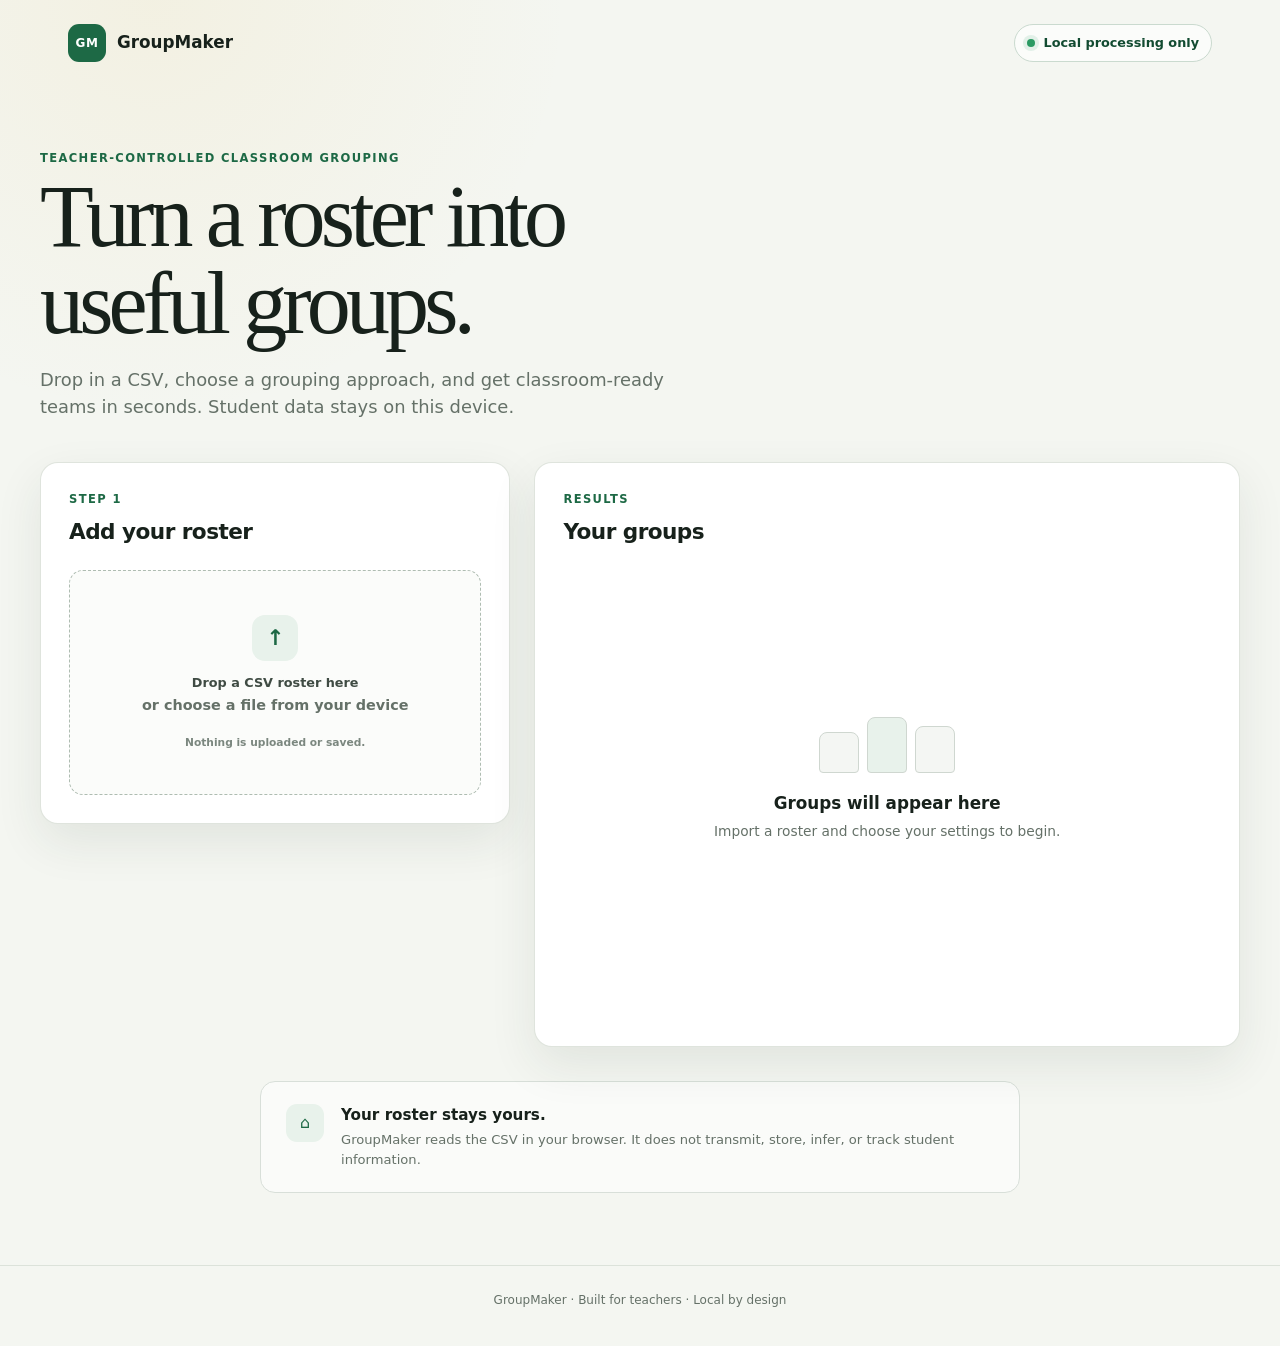
<file: index.html>
<!doctype html>
<html lang="en">
  <head>
    <meta charset="UTF-8" />
    <meta name="viewport" content="width=device-width, initial-scale=1" />
    <meta
      name="description"
      content="Create classroom groups from a CSV roster. Processing stays in your browser."
    />
    <title>GroupMaker</title>
    <link rel="stylesheet" href="styles.css" />
    <script src="app.js" defer></script>
  </head>
  <body>
    <header class="site-header">
      <a class="brand" href="#" aria-label="GroupMaker home">
        <span class="brand-mark" aria-hidden="true">GM</span>
        <span>GroupMaker</span>
      </a>
      <div class="privacy-badge">
        <span class="privacy-dot" aria-hidden="true"></span>
        Local processing only
      </div>
    </header>

    <main class="page-shell">
      <section class="hero" aria-labelledby="page-title">
        <p class="eyebrow">Teacher-controlled classroom grouping</p>
        <h1 id="page-title">Turn a roster into useful groups.</h1>
        <p class="hero-copy">
          Drop in a CSV, choose a grouping approach, and get classroom-ready
          teams in seconds. Student data stays on this device.
        </p>
      </section>

      <div class="workspace">
        <section class="panel controls-panel" aria-labelledby="setup-title">
          <div class="panel-heading">
            <div>
              <p class="step-label">Step 1</p>
              <h2 id="setup-title">Add your roster</h2>
            </div>
            <button id="clearButton" class="text-button" type="button" hidden>
              Start over
            </button>
          </div>

          <label id="dropZone" class="drop-zone" for="fileInput">
            <input id="fileInput" type="file" accept=".csv,text/csv" />
            <span class="upload-icon" aria-hidden="true">↑</span>
            <strong>Drop a CSV roster here</strong>
            <span>or choose a file from your device</span>
            <small>Nothing is uploaded or saved.</small>
          </label>

          <div id="importSummary" class="import-summary" hidden>
            <div>
              <strong id="fileName">Roster loaded</strong>
              <span id="studentCount"></span>
            </div>
            <span class="success-mark" aria-label="Successfully loaded">✓</span>
          </div>

          <div id="configuration" hidden>
            <div class="divider"></div>

            <div class="section-heading">
              <p class="step-label">Step 2</p>
              <h2>Confirm the columns</h2>
            </div>

            <div class="field-grid">
              <label>
                Student name
                <select id="nameColumn"></select>
              </label>
              <label>
                Performance <span class="optional">(optional)</span>
                <select id="performanceColumn"></select>
              </label>
            </div>

            <div class="divider"></div>

            <div class="section-heading">
              <p class="step-label">Step 3</p>
              <h2>Build the groups</h2>
            </div>

            <fieldset class="segmented-field">
              <legend>Organize by</legend>
              <div class="segmented-control">
                <label>
                  <input type="radio" name="sizeMode" value="count" checked />
                  <span>Number of groups</span>
                </label>
                <label>
                  <input type="radio" name="sizeMode" value="size" />
                  <span>Students per group</span>
                </label>
              </div>
            </fieldset>

            <label class="range-field">
              <span class="range-label">
                <span id="rangeTitle">Number of groups</span>
                <output id="groupValue" for="groupRange">2</output>
              </span>
              <input id="groupRange" type="range" min="2" max="2" value="2" />
              <span class="range-scale">
                <span>2</span>
                <span id="rangeMaximum">2</span>
              </span>
            </label>

            <label>
              Grouping strategy
              <select id="strategy">
                <option value="random">Pure random</option>
                <option value="balanced">Balanced performance</option>
                <option value="high-low">High–low distribution</option>
                <option value="similar">Similar readiness</option>
              </select>
            </label>
            <p id="strategyHelp" class="field-help">
              Shuffles every student with no academic weighting.
            </p>

            <button id="generateButton" class="primary-button" type="button">
              Generate groups
            </button>
            <p id="formMessage" class="form-message" role="alert"></p>
          </div>
        </section>

        <section class="panel results-panel" aria-labelledby="results-title">
          <div class="panel-heading">
            <div>
              <p class="step-label">Results</p>
              <h2 id="results-title">Your groups</h2>
            </div>
            <div id="resultActions" class="result-actions" hidden>
              <button id="copyButton" class="secondary-button" type="button">
                Copy
              </button>
              <button id="printButton" class="secondary-button" type="button">
                Print
              </button>
            </div>
          </div>

          <div id="emptyState" class="empty-state">
            <div class="empty-illustration" aria-hidden="true">
              <span></span><span></span><span></span>
            </div>
            <h3>Groups will appear here</h3>
            <p>Import a roster and choose your settings to begin.</p>
          </div>

          <div id="resultsSummary" class="results-summary" hidden></div>
          <div id="groupsGrid" class="groups-grid" aria-live="polite"></div>
        </section>
      </div>

      <section class="privacy-note">
        <div aria-hidden="true">⌂</div>
        <div>
          <h2>Your roster stays yours.</h2>
          <p>
            GroupMaker reads the CSV in your browser. It does not transmit,
            store, infer, or track student information.
          </p>
        </div>
      </section>
    </main>

    <footer>
      <p>GroupMaker · Built for teachers · Local by design</p>
    </footer>
  </body>
</html>
</file>
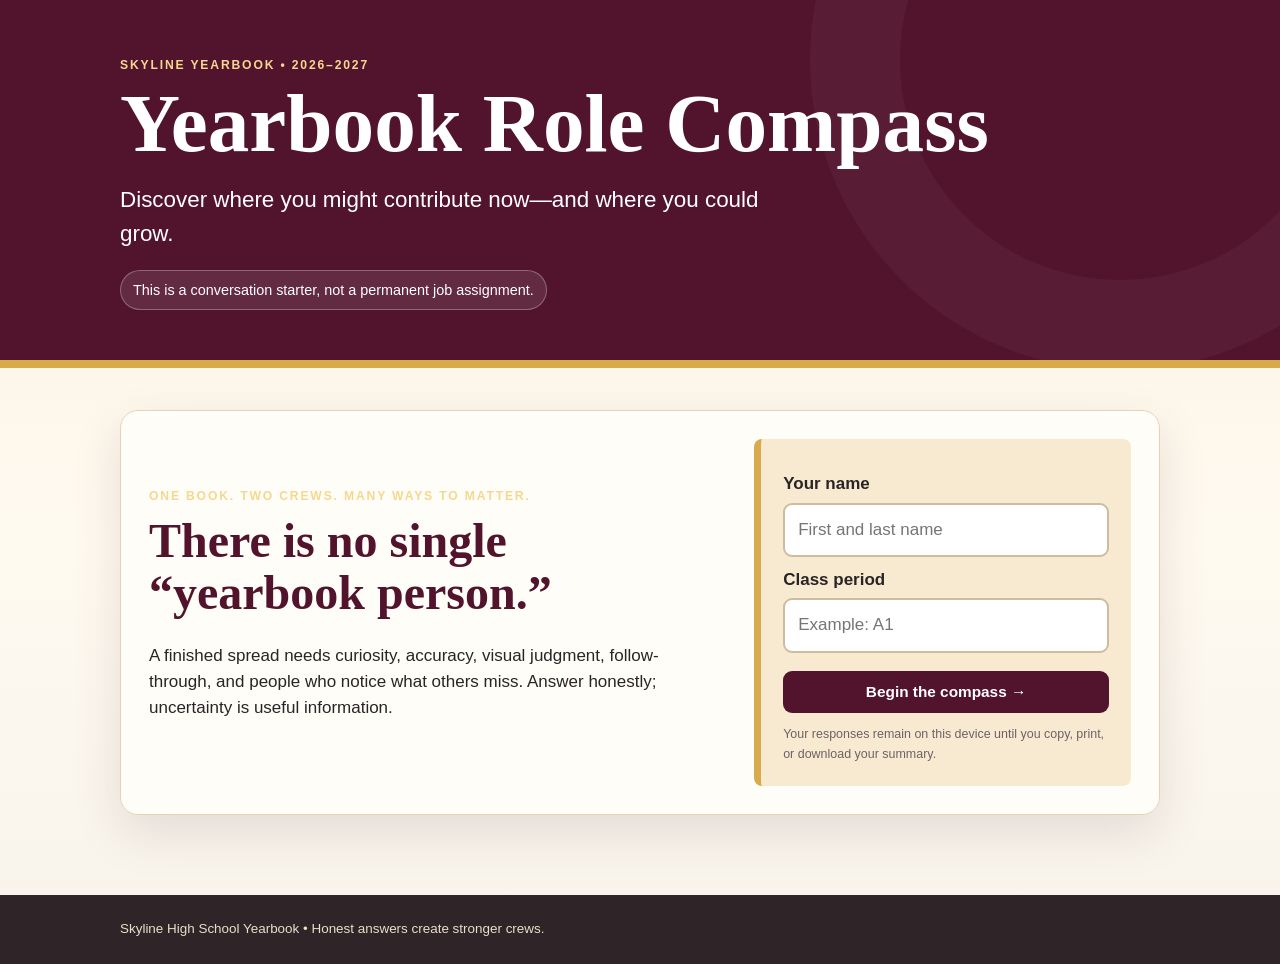
<file: yearbook/index.html>
<!doctype html>
<html lang="en">
<head>
  <meta charset="utf-8">
  <meta name="viewport" content="width=device-width,initial-scale=1">
  <meta name="description" content="An interactive starting-point assessment for Skyline Yearbook staff.">
  <title>Skyline Yearbook Role Compass</title>
  <link rel="stylesheet" href="style.css">
</head>
<body>
  <header class="hero">
    <div class="wrap hero-inner">
      <p class="eyebrow">Skyline Yearbook • 2026–2027</p>
      <h1>Yearbook Role Compass</h1>
      <p class="dek">Discover where you might contribute now—and where you could grow.</p>
      <div class="hero-note">This is a conversation starter, not a permanent job assignment.</div>
    </div>
  </header>

  <main class="wrap">
    <section id="intro" class="panel intro-panel">
      <div>
        <p class="kicker">One book. Two crews. Many ways to matter.</p>
        <h2>There is no single “yearbook person.”</h2>
        <p>A finished spread needs curiosity, accuracy, visual judgment, follow-through, and people who notice what others miss. Answer honestly; uncertainty is useful information.</p>
      </div>
      <div class="start-card">
        <label for="studentName">Your name</label>
        <input id="studentName" type="text" autocomplete="name" maxlength="70" placeholder="First and last name">
        <label for="classPeriod">Class period</label>
        <input id="classPeriod" type="text" maxlength="20" placeholder="Example: A1">
        <button id="startBtn" class="primary" type="button">Begin the compass <span aria-hidden="true">→</span></button>
        <p class="privacy">Your responses remain on this device until you copy, print, or download your summary.</p>
      </div>
    </section>

    <section id="survey" class="hidden" aria-live="polite">
      <div class="progress-shell">
        <div class="progress-meta"><span id="stepLabel">Step 1 of 4</span><span id="progressPercent">25%</span></div>
        <div class="progress-track"><div id="progressBar" class="progress-bar"></div></div>
      </div>
      <form id="compassForm" novalidate>
        <div id="questionStage"></div>
        <p id="formMessage" class="form-message" role="alert"></p>
        <div class="nav-row">
          <button id="backBtn" class="secondary" type="button">← Back</button>
          <button id="nextBtn" class="primary" type="button">Continue →</button>
        </div>
      </form>
    </section>

    <section id="results" class="hidden results" aria-live="polite">
      <div class="result-heading">
        <div><p class="eyebrow dark">Your starting profile</p><h2 id="resultTitle">Your Role Compass</h2></div>
        <button id="restartBtn" class="text-button" type="button">Start over</button>
      </div>
      <div id="topRoles" class="top-roles"></div>
      <div class="profile-grid">
        <article class="panel"><h3>Six-lens profile</h3><div id="scoreBars" class="score-bars"></div></article>
        <article class="panel"><h3>What your profile suggests</h3><div id="interpretation"></div></article>
      </div>
      <article class="panel summary-panel">
        <h3>Your adviser-ready summary</h3>
        <p>Edit nothing here; this collects your results and reflections into one submission-ready record.</p>
        <textarea id="summaryText" readonly aria-label="Result summary"></textarea>
        <div class="action-row">
          <button id="copyBtn" class="primary" type="button">Copy summary</button>
          <button id="downloadBtn" class="secondary" type="button">Download .txt</button>
          <button id="printBtn" class="secondary" type="button">Print / Save PDF</button>
        </div>
        <p id="copyStatus" class="copy-status" role="status"></p>
      </article>
    </section>
  </main>

  <footer><div class="wrap">Skyline High School Yearbook • Honest answers create stronger crews.</div></footer>
  <script src="script.js"></script>
</body>
</html>
</file>
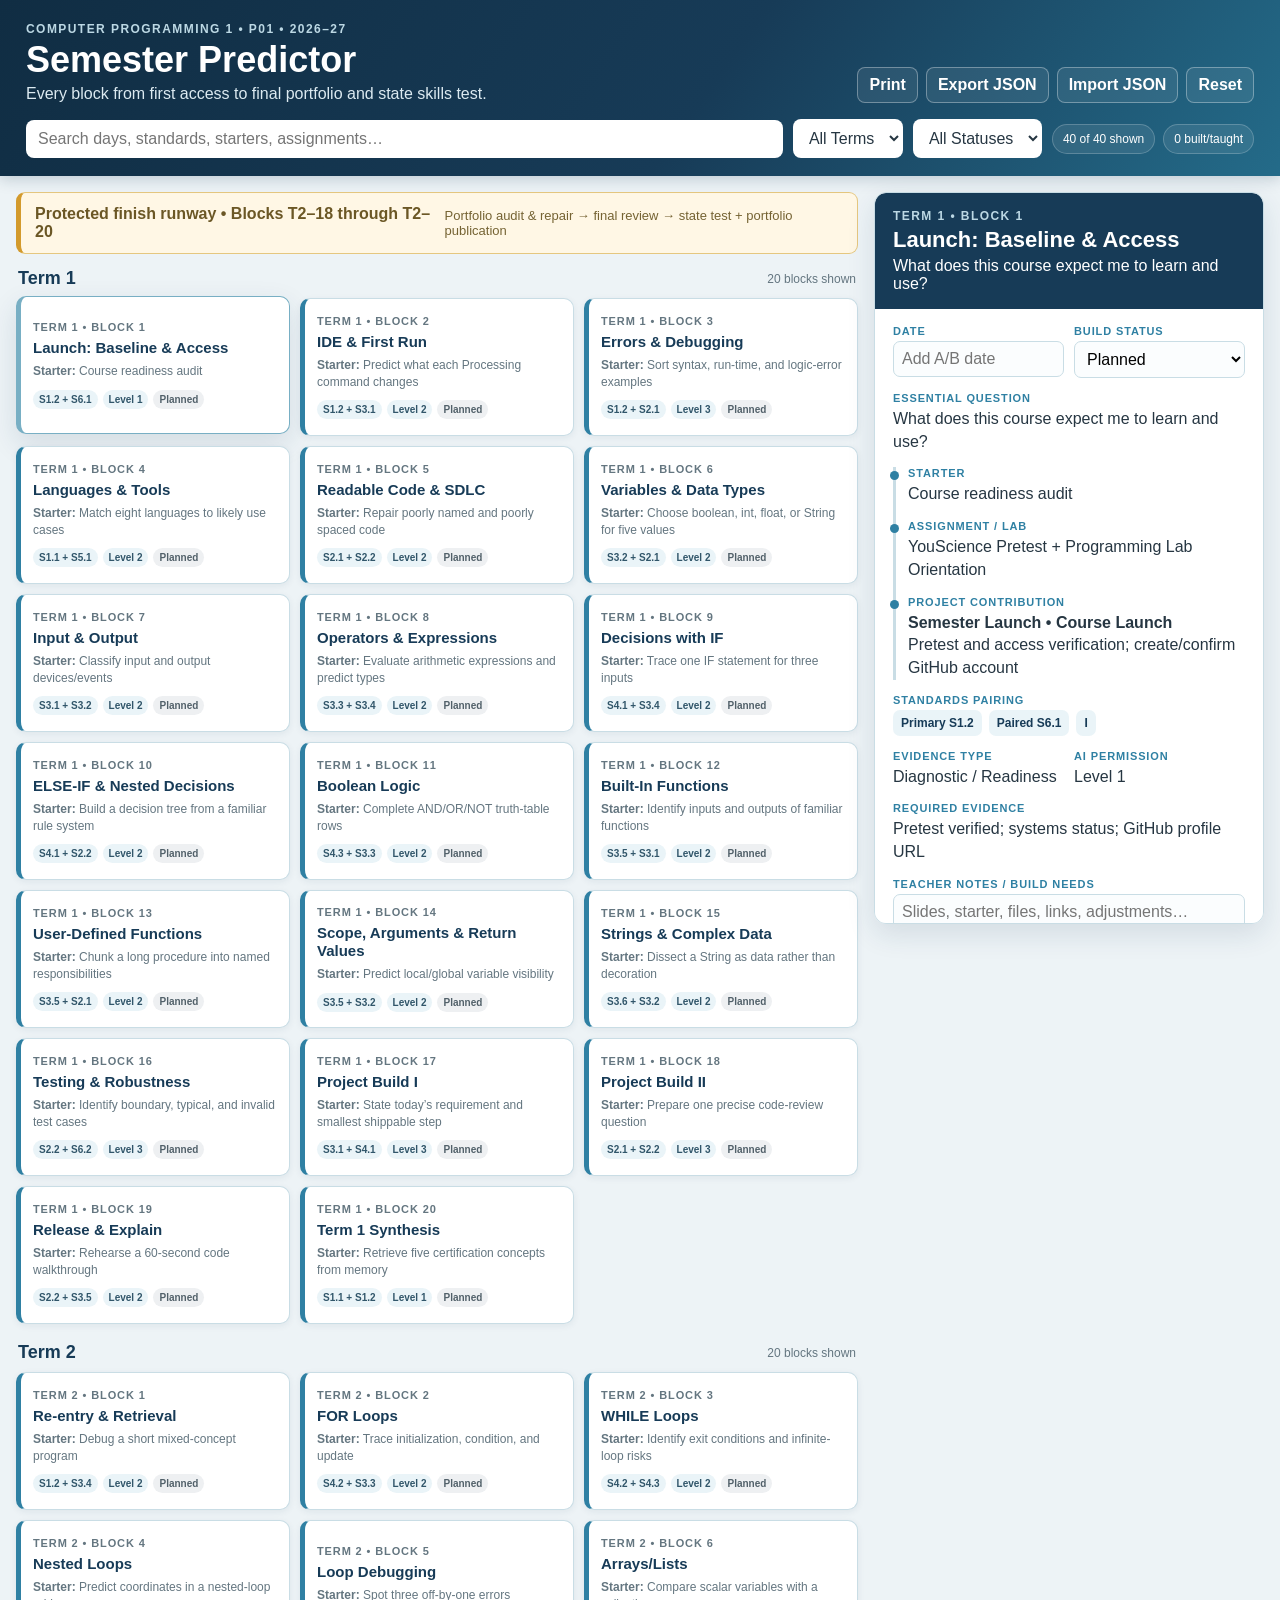
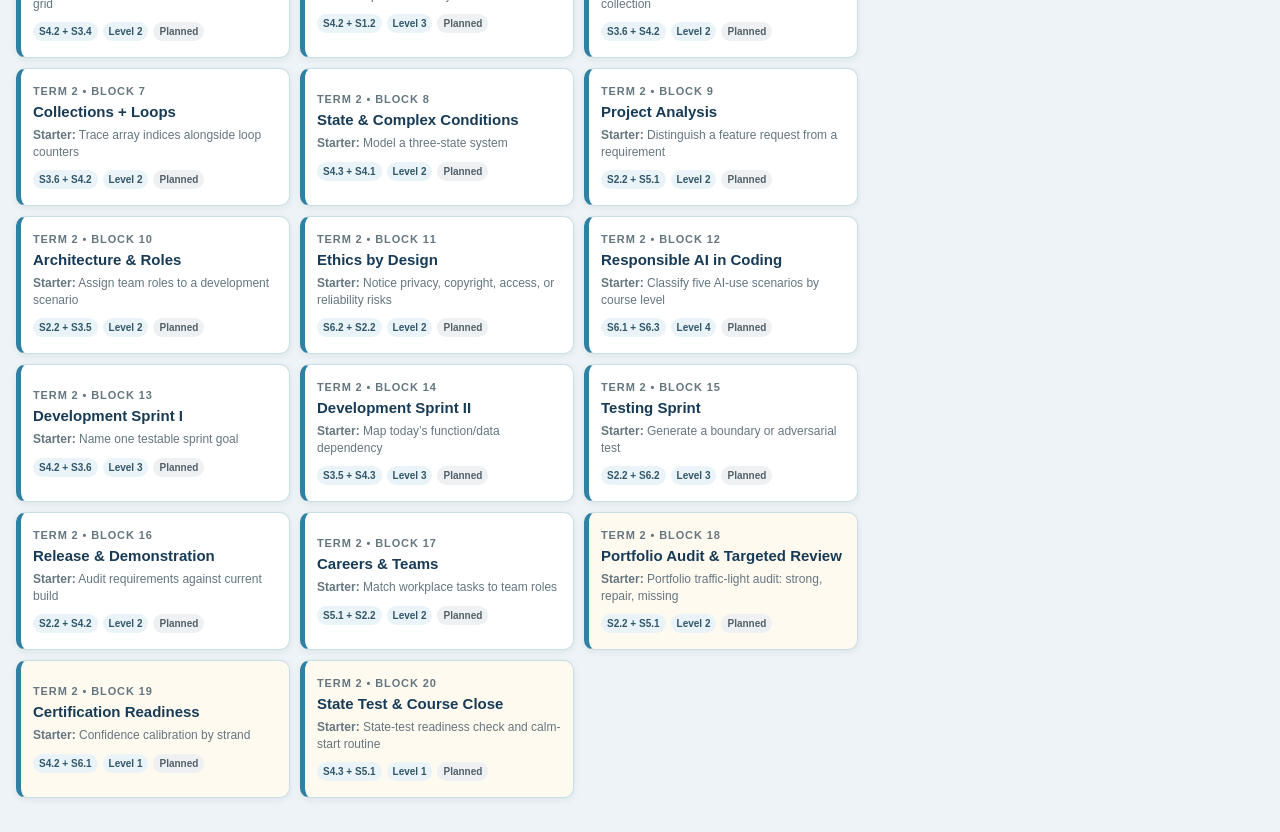
<file: CP1_Semester_Predictor_2026_27.html>
<!doctype html>
<html lang="en">
<head>
<meta charset="utf-8">
<meta name="viewport" content="width=device-width,initial-scale=1">
<title>CP1 Semester Predictor • 2026–27</title>
<style>
:root{--navy:#173b57;--blue:#2f80a3;--pale:#eaf4f8;--ink:#263642;--muted:#647680;--line:#c9dde5;--gold:#d39a2c;--green:#3f7d62;--red:#a84f4f;--paper:#fff;--bg:#edf3f6;--shadow:0 10px 28px rgba(23,59,87,.12)}
*{box-sizing:border-box}body{margin:0;font-family:Inter,Arial,Helvetica,sans-serif;background:var(--bg);color:var(--ink)}button,input,select,textarea{font:inherit}button{cursor:pointer}
.top{background:linear-gradient(125deg,#102d43,var(--navy) 55%,#246b89);color:#fff;padding:22px 26px 18px;position:sticky;top:0;z-index:20;box-shadow:0 3px 14px #173b5738}
.topline{display:flex;gap:18px;align-items:flex-end;justify-content:space-between}.eyebrow{font-size:12px;letter-spacing:.12em;text-transform:uppercase;color:#bcd8e4;font-weight:800}.top h1{font-size:clamp(23px,3vw,36px);margin:3px 0 4px}.top p{margin:0;color:#dceaf1}.actions{display:flex;gap:8px;flex-wrap:wrap;justify-content:flex-end}.btn{border:1px solid #ffffff55;background:#ffffff14;color:#fff;border-radius:8px;padding:8px 11px;font-weight:700}.btn:hover{background:#ffffff28}.file{display:none}
.toolbar{display:grid;grid-template-columns:1fr auto auto auto;gap:10px;align-items:center;margin-top:16px}.search,.filter{border:1px solid #ffffff44;background:#fff;color:var(--ink);border-radius:8px;padding:9px 11px;min-width:0}.summary{display:flex;gap:8px}.pill{background:#ffffff16;border:1px solid #ffffff35;border-radius:999px;padding:7px 10px;font-size:12px;white-space:nowrap}
.workspace{display:grid;grid-template-columns:minmax(0,1fr) 390px;gap:16px;padding:16px;max-width:1600px;margin:auto}.board{min-width:0}.runway{background:#fff7e5;border:1px solid #e5c77f;border-left:5px solid var(--gold);border-radius:9px;padding:12px 14px;margin-bottom:14px;display:flex;justify-content:space-between;gap:12px;align-items:center}.runway strong{color:#6b5725}.runway span{font-size:13px;color:#756333}
.term{margin-bottom:18px}.termhead{display:flex;justify-content:space-between;align-items:center;margin:0 2px 9px}.termhead h2{margin:0;color:var(--navy);font-size:18px}.termhead span{font-size:12px;color:var(--muted)}.cards{display:grid;grid-template-columns:repeat(auto-fill,minmax(205px,1fr));gap:10px}
.card{background:var(--paper);border:1px solid var(--line);border-left:5px solid var(--blue);border-radius:10px;padding:12px;text-align:left;min-height:138px;box-shadow:0 2px 7px #173b5712;transition:.15s;position:relative}.card:hover,.card.active{transform:translateY(-2px);box-shadow:var(--shadow);border-color:#78afc4}.card[data-status="Ready"]{border-left-color:var(--gold)}.card[data-status="Built"]{border-left-color:var(--green)}.card[data-status="Taught"]{border-left-color:#6d5aa8}.card.test{background:#fffaf0}.num{font-size:11px;text-transform:uppercase;letter-spacing:.08em;color:var(--muted);font-weight:800}.card h3{font-size:15px;line-height:1.2;margin:6px 0;color:var(--navy)}.mini{font-size:12px;color:var(--muted);line-height:1.35}.tags{display:flex;flex-wrap:wrap;gap:5px;margin-top:10px}.tag{font-size:10px;border-radius:999px;background:var(--pale);padding:4px 6px;color:#31566a;font-weight:800}.tag.status{background:#eef0f2;color:#52616a}
.panel{background:#fff;border:1px solid var(--line);border-radius:12px;box-shadow:var(--shadow);position:sticky;top:150px;align-self:start;max-height:calc(100vh - 168px);overflow:auto}.panelhead{background:var(--navy);color:#fff;padding:16px 18px;border-radius:11px 11px 0 0}.panelhead .eyebrow{color:#bcd8e4}.panelhead h2{font-size:22px;margin:4px 0}.panelbody{padding:16px 18px}.field{margin-bottom:14px}.label{font-size:11px;text-transform:uppercase;letter-spacing:.08em;color:var(--blue);font-weight:900;margin-bottom:4px}.value{line-height:1.42}.sequence{border-left:3px solid var(--line);padding-left:12px}.sequence .field{position:relative}.sequence .field:before{content:"";position:absolute;width:9px;height:9px;background:var(--blue);border-radius:50%;left:-18px;top:4px}.twocol{display:grid;grid-template-columns:1fr 1fr;gap:10px}.edit{width:100%;border:1px solid var(--line);border-radius:7px;padding:8px;background:#fbfdfe}.notes{min-height:86px;resize:vertical}.standards{display:flex;gap:7px;flex-wrap:wrap}.standard{padding:6px 8px;border-radius:7px;background:var(--pale);color:var(--navy);font-weight:900;font-size:12px}.close{display:none}
.empty{background:#fff;border:1px dashed var(--line);padding:30px;text-align:center;border-radius:10px;color:var(--muted)}
@media(max-width:980px){.workspace{grid-template-columns:1fr}.panel{position:fixed;z-index:50;inset:8px;max-height:none;display:none}.panel.open{display:block}.close{display:block;position:absolute;right:12px;top:12px;background:#ffffff22;color:#fff;border:1px solid #ffffff55;border-radius:6px;padding:4px 8px}.toolbar{grid-template-columns:1fr 1fr}.summary{grid-column:1/-1}.top{position:relative}.cards{grid-template-columns:repeat(auto-fill,minmax(175px,1fr))}}
@media(max-width:560px){.topline{display:block}.actions{justify-content:flex-start;margin-top:12px}.toolbar{grid-template-columns:1fr}.summary{display:none}.workspace{padding:10px}.cards{grid-template-columns:1fr 1fr}.card{min-height:150px;padding:10px}.runway{display:block}.twocol{grid-template-columns:1fr}}
@media print{.top{position:relative}.actions,.toolbar,.panel,.runway{display:none}.workspace{display:block;padding:0}.cards{grid-template-columns:repeat(4,1fr);gap:6px}.card{box-shadow:none;break-inside:avoid;min-height:122px}.term{break-after:page}.term:last-child{break-after:auto}body{background:#fff}}
</style>
</head>
<body>
<header class="top">
 <div class="topline"><div><div class="eyebrow">Computer Programming 1 • P01 • 2026–27</div><h1>Semester Predictor</h1><p>Every block from first access to final portfolio and state skills test.</p></div>
 <div class="actions"><button class="btn" id="printBtn">Print</button><button class="btn" id="exportBtn">Export JSON</button><label class="btn" for="importFile">Import JSON</label><input class="file" id="importFile" type="file" accept="application/json"><button class="btn" id="resetBtn">Reset</button></div></div>
 <div class="toolbar"><input class="search" id="search" placeholder="Search days, standards, starters, assignments…"><select class="filter" id="termFilter"><option>All Terms</option><option>Term 1</option><option>Term 2</option></select><select class="filter" id="statusFilter"><option>All Statuses</option><option>Planned</option><option>Ready</option><option>Built</option><option>Taught</option></select><div class="summary"><span class="pill" id="visibleCount"></span><span class="pill" id="builtCount"></span></div></div>
</header>
<main class="workspace">
 <section class="board"><div class="runway"><strong>Protected finish runway • Blocks T2–18 through T2–20</strong><span>Portfolio audit & repair → final review → state test + portfolio publication</span></div><div id="board"></div></section>
 <aside class="panel" id="panel"><div class="panelhead"><button class="close" id="closeBtn">Close</button><div class="eyebrow" id="panelEyebrow">Select a block</div><h2 id="panelTitle">Course Map</h2><div id="panelPhase">Click any day card to inspect or update it.</div></div><div class="panelbody" id="panelBody"><div class="empty">The detail panel will show the starter, assignment, project contribution, standards, evidence, AI level, date, readiness status, and teacher notes.</div></div></aside>
</main>
<script>
const SEED=[{"id": "term1-1", "term": "Term 1", "block": 1, "phase": "Launch: Baseline & Access", "question": "What does this course expect me to learn and use?", "starter": "Course readiness audit", "assignment": "YouScience Pretest + Programming Lab Orientation", "project": "Semester Launch", "projectPhase": "Course Launch", "contribution": "Pretest and access verification; create/confirm GitHub account", "evidenceType": "Diagnostic / Readiness", "primary": "S1.2", "paired": "S6.1", "coverage": "I", "ai": "Level 1", "evidence": "Pretest verified; systems status; GitHub profile URL", "date": "", "status": "Planned", "notes": ""}, {"id": "term1-2", "term": "Term 1", "block": 2, "phase": "IDE & First Run", "question": "How does source code become a visible result?", "starter": "Predict what each Processing command changes", "assignment": "First Processing Sketch: Shapes, Color, and Coordinates", "project": "Semester Launch", "projectPhase": "First Run Gallery", "contribution": "IDE use; compile/run; save correct source files", "evidenceType": "Skill Demonstration", "primary": "S1.2", "paired": "S3.1", "coverage": "I/P", "ai": "Level 2", "evidence": "Working .pde sketch + brief explanation", "date": "", "status": "Planned", "notes": ""}, {"id": "term1-3", "term": "Term 1", "block": 3, "phase": "Errors & Debugging", "question": "What does an error tell a programmer?", "starter": "Sort syntax, run-time, and logic-error examples", "assignment": "Debugging Lab: Find, Isolate, Repair, Explain", "project": "Semester Launch", "projectPhase": "First Run Gallery", "contribution": "Debugging log added to first sketch", "evidenceType": "Debugging Evidence", "primary": "S1.2", "paired": "S2.1", "coverage": "P", "ai": "Level 3", "evidence": "Repaired code + error classification + debugging log", "date": "", "status": "Planned", "notes": ""}, {"id": "term1-4", "term": "Term 1", "block": 4, "phase": "Languages & Tools", "question": "Why are different languages built for different jobs?", "starter": "Match eight languages to likely use cases", "assignment": "Language/IDE Comparison and Terminus Command-Line Mission", "project": "Semester Launch", "projectPhase": "First Run Gallery", "contribution": "Publish a concise tools-and-languages note to GitHub", "evidenceType": "Concept Application", "primary": "S1.1", "paired": "S5.1", "coverage": "I/P", "ai": "Level 2", "evidence": "Comparison table + completed command-line mission", "date": "", "status": "Planned", "notes": ""}, {"id": "term1-5", "term": "Term 1", "block": 5, "phase": "Readable Code & SDLC", "question": "What makes code understandable before it runs?", "starter": "Repair poorly named and poorly spaced code", "assignment": "Algorithm-to-Code Lab: Requirements, Plan, Implement, Test", "project": "Decision App", "projectPhase": "Decision App Planning", "contribution": "Choose problem; write requirements and algorithm", "evidenceType": "Design Evidence", "primary": "S2.1", "paired": "S2.2", "coverage": "I/P", "ai": "Level 2", "evidence": "Requirements + pseudocode/flowchart + styled sketch", "date": "", "status": "Planned", "notes": ""}, {"id": "term1-6", "term": "Term 1", "block": 6, "phase": "Variables & Data Types", "question": "How does a program remember changing information?", "starter": "Choose boolean, int, float, or String for five values", "assignment": "Variables and Data Types Lab", "project": "Decision App", "projectPhase": "Decision App Planning", "contribution": "Define project variables and constants", "evidenceType": "Skill Demonstration", "primary": "S3.2", "paired": "S2.1", "coverage": "I/P", "ai": "Level 2", "evidence": "Working program using appropriate declared/initialized data", "date": "", "status": "Planned", "notes": ""}, {"id": "term1-7", "term": "Term 1", "block": 7, "phase": "Input & Output", "question": "How does a program communicate with a user?", "starter": "Classify input and output devices/events", "assignment": "Interactive Input Lab: Keyboard, Mouse, and Display", "project": "Decision App", "projectPhase": "Decision App Planning", "contribution": "Prototype project input and visible output", "evidenceType": "Skill Demonstration", "primary": "S3.1", "paired": "S3.2", "coverage": "P", "ai": "Level 2", "evidence": "Interactive sketch + annotated input/output evidence", "date": "", "status": "Planned", "notes": ""}, {"id": "term1-8", "term": "Term 1", "block": 8, "phase": "Operators & Expressions", "question": "How does a program calculate and compare?", "starter": "Evaluate arithmetic expressions and predict types", "assignment": "Expression Lab: Arithmetic, Modulus, Comparison, Assignment", "project": "Decision App", "projectPhase": "Decision App Planning", "contribution": "Write project calculations and comparisons", "evidenceType": "Skill Demonstration", "primary": "S3.3", "paired": "S3.4", "coverage": "P/A", "ai": "Level 2", "evidence": "Correct expressions + prediction/verification notes", "date": "", "status": "Planned", "notes": ""}, {"id": "term1-9", "term": "Term 1", "block": 9, "phase": "Decisions with IF", "question": "How can a program choose one action?", "starter": "Trace one IF statement for three inputs", "assignment": "Conditional Decisions Lab", "project": "Decision App", "projectPhase": "Decision App Prototype", "contribution": "Implement first meaningful project decision", "evidenceType": "Skill Demonstration", "primary": "S4.1", "paired": "S3.4", "coverage": "I/P", "ai": "Level 2", "evidence": "Program with accurate IF behavior + trace table", "date": "", "status": "Planned", "notes": ""}, {"id": "term1-10", "term": "Term 1", "block": 10, "phase": "ELSE-IF & Nested Decisions", "question": "How do programs distinguish among several states?", "starter": "Build a decision tree from a familiar rule system", "assignment": "Multi-Path Decision Lab", "project": "Decision App", "projectPhase": "Decision App Prototype", "contribution": "Add ELSE-IF/ELSE or justified nesting", "evidenceType": "Skill Demonstration", "primary": "S4.1", "paired": "S2.2", "coverage": "P", "ai": "Level 2", "evidence": "Multi-path program + decision diagram", "date": "", "status": "Planned", "notes": ""}, {"id": "term1-11", "term": "Term 1", "block": 11, "phase": "Boolean Logic", "question": "When does a complex condition become true?", "starter": "Complete AND/OR/NOT truth-table rows", "assignment": "Boolean Logic and Complex Conditions Lab", "project": "Decision App", "projectPhase": "Decision App Prototype", "contribution": "Strengthen a project condition using logical operators", "evidenceType": "Reasoning + Code", "primary": "S4.3", "paired": "S3.3", "coverage": "I/P", "ai": "Level 2", "evidence": "Truth table + tested complex conditions", "date": "", "status": "Planned", "notes": ""}, {"id": "term1-12", "term": "Term 1", "block": 12, "phase": "Built-In Functions", "question": "Why reuse a capability instead of rebuilding it?", "starter": "Identify inputs and outputs of familiar functions", "assignment": "Built-In Function Field Guide and Remix", "project": "Decision App", "projectPhase": "Decision App Prototype", "contribution": "Select useful built-in functions for interface/output", "evidenceType": "Skill Demonstration", "primary": "S3.5", "paired": "S3.1", "coverage": "P", "ai": "Level 2", "evidence": "Remixed sketch + function inventory", "date": "", "status": "Planned", "notes": ""}, {"id": "term1-13", "term": "Term 1", "block": 13, "phase": "User-Defined Functions", "question": "How does modularity make a program easier to understand?", "starter": "Chunk a long procedure into named responsibilities", "assignment": "Function Decomposition Lab", "project": "Decision App", "projectPhase": "Decision App Build", "contribution": "Refactor project into purposeful functions", "evidenceType": "Skill Demonstration", "primary": "S3.5", "paired": "S2.1", "coverage": "I/P", "ai": "Level 2", "evidence": "Program with named functions and purposeful calls", "date": "", "status": "Planned", "notes": ""}, {"id": "term1-14", "term": "Term 1", "block": 14, "phase": "Scope, Arguments & Return Values", "question": "Where does data exist, and how does it move?", "starter": "Predict local/global variable visibility", "assignment": "Function Inputs and Outputs Lab", "project": "Decision App", "projectPhase": "Decision App Build", "contribution": "Use parameters/arguments; justify scope choices", "evidenceType": "Skill Demonstration", "primary": "S3.5", "paired": "S3.2", "coverage": "P", "ai": "Level 2", "evidence": "Functions with parameters and/or return values + explanation", "date": "", "status": "Planned", "notes": ""}, {"id": "term1-15", "term": "Term 1", "block": 15, "phase": "Strings & Complex Data", "question": "How can a program represent more than a single number?", "starter": "Dissect a String as data rather than decoration", "assignment": "String and Interface Data Lab", "project": "Decision App", "projectPhase": "Decision App Build", "contribution": "Add meaningful text/state data to project", "evidenceType": "Skill Demonstration", "primary": "S3.6", "paired": "S3.2", "coverage": "P", "ai": "Level 2", "evidence": "Working String-based feature + data-type justification", "date": "", "status": "Planned", "notes": ""}, {"id": "term1-16", "term": "Term 1", "block": 16, "phase": "Testing & Robustness", "question": "What evidence shows that a program works?", "starter": "Identify boundary, typical, and invalid test cases", "assignment": "Test-Case Design and Bug Triage", "project": "Decision App", "projectPhase": "Decision App Test", "contribution": "Run structured project tests and log defects", "evidenceType": "Testing Evidence", "primary": "S2.2", "paired": "S6.2", "coverage": "P/A", "ai": "Level 3", "evidence": "Test table + documented fixes/open issues", "date": "", "status": "Planned", "notes": ""}, {"id": "term1-17", "term": "Term 1", "block": 17, "phase": "Project Build I", "question": "Can the planned system now solve its intended problem?", "starter": "State today’s requirement and smallest shippable step", "assignment": "Decision App Development Sprint I", "project": "Decision App", "projectPhase": "Decision App Build", "contribution": "Implement complete core behavior", "evidenceType": "Project Evidence", "primary": "S3.1", "paired": "S4.1", "coverage": "A", "ai": "Level 3", "evidence": "Working milestone + GitHub commit/readme update", "date": "", "status": "Planned", "notes": ""}, {"id": "term1-18", "term": "Term 1", "block": 18, "phase": "Project Build II", "question": "How can feedback improve function rather than merely appearance?", "starter": "Prepare one precise code-review question", "assignment": "Decision App Development Sprint II + Peer Review", "project": "Decision App", "projectPhase": "Decision App Refine", "contribution": "Apply peer test evidence and improve code quality", "evidenceType": "Project Evidence", "primary": "S2.1", "paired": "S2.2", "coverage": "A", "ai": "Level 3", "evidence": "Peer feedback + revision log + near-final program", "date": "", "status": "Planned", "notes": ""}, {"id": "term1-19", "term": "Term 1", "block": 19, "phase": "Release & Explain", "question": "Can I explain every important decision in my program?", "starter": "Rehearse a 60-second code walkthrough", "assignment": "Decision App Final Release and Demonstration", "project": "Decision App", "projectPhase": "Decision App Release", "contribution": "Publish final code, README, test evidence, and demonstration", "evidenceType": "Summative Project", "primary": "S2.2", "paired": "S3.5", "coverage": "A", "ai": "Level 2", "evidence": "Final repository/link + demonstration + authorship check", "date": "", "status": "Planned", "notes": ""}, {"id": "term1-20", "term": "Term 1", "block": 20, "phase": "Term 1 Synthesis", "question": "What can I now build and explain that I could not before?", "starter": "Retrieve five certification concepts from memory", "assignment": "Term 1 Skills Check and Portfolio Reflection", "project": "Decision App", "projectPhase": "Decision App Archive", "contribution": "Tag release and select evidence for portfolio", "evidenceType": "Assessment + Reflection", "primary": "S1.1", "paired": "S1.2", "coverage": "A", "ai": "Level 1", "evidence": "Individual skills check + portfolio reflection", "date": "", "status": "Planned", "notes": ""}, {"id": "term2-1", "term": "Term 2", "block": 1, "phase": "Re-entry & Retrieval", "question": "Which Term 1 ideas must remain automatic?", "starter": "Debug a short mixed-concept program", "assignment": "Term 1 Retrieval and Repair Lab", "project": "Interactive System", "projectPhase": "Project Discovery", "contribution": "Identify transferable strengths and gaps", "evidenceType": "Diagnostic / Review", "primary": "S1.2", "paired": "S3.4", "coverage": "I/P", "ai": "Level 2", "evidence": "Debugged program + personal gap list", "date": "", "status": "Planned", "notes": ""}, {"id": "term2-2", "term": "Term 2", "block": 2, "phase": "FOR Loops", "question": "How does a program repeat a known number of times?", "starter": "Trace initialization, condition, and update", "assignment": "FOR Loop Pattern Lab", "project": "Interactive System", "projectPhase": "Pattern Prototype", "contribution": "Generate repeated visual/output patterns", "evidenceType": "Skill Demonstration", "primary": "S4.2", "paired": "S3.3", "coverage": "I/P", "ai": "Level 2", "evidence": "Correct counted loops + iteration trace", "date": "", "status": "Planned", "notes": ""}, {"id": "term2-3", "term": "Term 2", "block": 3, "phase": "WHILE Loops", "question": "How does repetition stop when the count is unknown?", "starter": "Identify exit conditions and infinite-loop risks", "assignment": "WHILE Loop and Sentinel Lab", "project": "Interactive System", "projectPhase": "Pattern Prototype", "contribution": "Prototype state-controlled repetition", "evidenceType": "Skill Demonstration", "primary": "S4.2", "paired": "S4.3", "coverage": "I/P", "ai": "Level 2", "evidence": "Working while loops + exit-condition explanation", "date": "", "status": "Planned", "notes": ""}, {"id": "term2-4", "term": "Term 2", "block": 4, "phase": "Nested Loops", "question": "How can repetition create a two-dimensional system?", "starter": "Predict coordinates in a nested-loop grid", "assignment": "Nested Loop Visual Generator", "project": "Interactive System", "projectPhase": "Pattern Prototype", "contribution": "Create reusable grid/field/background logic", "evidenceType": "Skill Demonstration", "primary": "S4.2", "paired": "S3.4", "coverage": "P", "ai": "Level 2", "evidence": "Nested-loop sketch + iteration model", "date": "", "status": "Planned", "notes": ""}, {"id": "term2-5", "term": "Term 2", "block": 5, "phase": "Loop Debugging", "question": "Why do loops run too much, too little, or forever?", "starter": "Spot three off-by-one errors", "assignment": "Loop Debugging Clinic", "project": "Interactive System", "projectPhase": "Pattern Prototype", "contribution": "Test project loops at boundaries", "evidenceType": "Debugging Evidence", "primary": "S4.2", "paired": "S1.2", "coverage": "P", "ai": "Level 3", "evidence": "Corrected loops + before/after trace", "date": "", "status": "Planned", "notes": ""}, {"id": "term2-6", "term": "Term 2", "block": 6, "phase": "Arrays/Lists", "question": "How can one name organize many related values?", "starter": "Compare scalar variables with a collection", "assignment": "Array/List Fundamentals Lab", "project": "Interactive System", "projectPhase": "Data Prototype", "contribution": "Store and process a collection of project data", "evidenceType": "Skill Demonstration", "primary": "S3.6", "paired": "S4.2", "coverage": "I/P", "ai": "Level 2", "evidence": "Working collection + indexed access/iteration", "date": "", "status": "Planned", "notes": ""}, {"id": "term2-7", "term": "Term 2", "block": 7, "phase": "Collections + Loops", "question": "How do data structures and loops amplify each other?", "starter": "Trace array indices alongside loop counters", "assignment": "Collection Transformation Lab", "project": "Interactive System", "projectPhase": "Data Prototype", "contribution": "Use a loop to update/display project data", "evidenceType": "Skill Demonstration", "primary": "S3.6", "paired": "S4.2", "coverage": "P", "ai": "Level 2", "evidence": "Collection-driven program + trace evidence", "date": "", "status": "Planned", "notes": ""}, {"id": "term2-8", "term": "Term 2", "block": 8, "phase": "State & Complex Conditions", "question": "How can a program manage changing modes or screens?", "starter": "Model a three-state system", "assignment": "Screen/State Manager Lab", "project": "Interactive System", "projectPhase": "Architecture Prototype", "contribution": "Implement project states with complex conditions", "evidenceType": "Skill Demonstration", "primary": "S4.3", "paired": "S4.1", "coverage": "P", "ai": "Level 2", "evidence": "Working state manager + state diagram", "date": "", "status": "Planned", "notes": ""}, {"id": "term2-9", "term": "Term 2", "block": 9, "phase": "Project Analysis", "question": "Whose problem are we solving, and what counts as success?", "starter": "Distinguish a feature request from a requirement", "assignment": "Client Brief and Requirements Analysis", "project": "Interactive System", "projectPhase": "Project Plan", "contribution": "Choose concept, audience, requirements, constraints, roles", "evidenceType": "Design Evidence", "primary": "S2.2", "paired": "S5.1", "coverage": "I/P", "ai": "Level 2", "evidence": "Client brief + measurable success criteria", "date": "", "status": "Planned", "notes": ""}, {"id": "term2-10", "term": "Term 2", "block": 10, "phase": "Architecture & Roles", "question": "How should responsibilities be divided among code and people?", "starter": "Assign team roles to a development scenario", "assignment": "Project Blueprint: Algorithm, Functions, Data, States", "project": "Interactive System", "projectPhase": "Project Plan", "contribution": "Create architecture and contribution plan", "evidenceType": "Design Evidence", "primary": "S2.2", "paired": "S3.5", "coverage": "P", "ai": "Level 2", "evidence": "Blueprint + role agreement + repository plan", "date": "", "status": "Planned", "notes": ""}, {"id": "term2-11", "term": "Term 2", "block": 11, "phase": "Ethics by Design", "question": "What obligations arise when software affects people?", "starter": "Notice privacy, copyright, access, or reliability risks", "assignment": "Software Impact and Risk Review", "project": "Interactive System", "projectPhase": "Project Plan", "contribution": "Add ethical constraints and robustness requirements", "evidenceType": "Ethics Evidence", "primary": "S6.2", "paired": "S2.2", "coverage": "P", "ai": "Level 2", "evidence": "Risk register + mitigation choices", "date": "", "status": "Planned", "notes": ""}, {"id": "term2-12", "term": "Term 2", "block": 12, "phase": "Responsible AI in Coding", "question": "When does AI assistance support learning—and when does it replace it?", "starter": "Classify five AI-use scenarios by course level", "assignment": "AI Code Verification and Attribution Lab", "project": "Interactive System", "projectPhase": "Project Build", "contribution": "Practice disclosure, verification, and debugging of AI output", "evidenceType": "Ethics + Code Review", "primary": "S6.1", "paired": "S6.3", "coverage": "I/P", "ai": "Level 4", "evidence": "AI-use note + verified/rejected suggestions + explanation", "date": "", "status": "Planned", "notes": ""}, {"id": "term2-13", "term": "Term 2", "block": 13, "phase": "Development Sprint I", "question": "Does the core loop/state/data model work?", "starter": "Name one testable sprint goal", "assignment": "Interactive System Sprint I", "project": "Interactive System", "projectPhase": "Project Build", "contribution": "Implement minimum viable system", "evidenceType": "Project Evidence", "primary": "S4.2", "paired": "S3.6", "coverage": "A", "ai": "Level 3", "evidence": "Working milestone + commits + individual log", "date": "", "status": "Planned", "notes": ""}, {"id": "term2-14", "term": "Term 2", "block": 14, "phase": "Development Sprint II", "question": "How do modules connect without hiding responsibility?", "starter": "Map today’s function/data dependency", "assignment": "Interactive System Sprint II", "project": "Interactive System", "projectPhase": "Project Build", "contribution": "Integrate functions, inputs, state, and collections", "evidenceType": "Project Evidence", "primary": "S3.5", "paired": "S4.3", "coverage": "A", "ai": "Level 3", "evidence": "Integrated build + contribution evidence", "date": "", "status": "Planned", "notes": ""}, {"id": "term2-15", "term": "Term 2", "block": 15, "phase": "Testing Sprint", "question": "How do we seek failures before users find them?", "starter": "Generate a boundary or adversarial test", "assignment": "Peer QA, Robustness, and Bug Triage", "project": "Interactive System", "projectPhase": "Project Test", "contribution": "Run peer tests; prioritize and resolve defects", "evidenceType": "Testing Evidence", "primary": "S2.2", "paired": "S6.2", "coverage": "A", "ai": "Level 3", "evidence": "QA report + bug board + repair evidence", "date": "", "status": "Planned", "notes": ""}, {"id": "term2-16", "term": "Term 2", "block": 16, "phase": "Release & Demonstration", "question": "Does the released program meet its own requirements?", "starter": "Audit requirements against current build", "assignment": "Interactive System Final Release", "project": "Interactive System", "projectPhase": "Project Release", "contribution": "Publish release, README, credits, tests, and demo", "evidenceType": "Summative Project", "primary": "S2.2", "paired": "S4.2", "coverage": "A", "ai": "Level 2", "evidence": "Final repository + demo + individual defense", "date": "", "status": "Planned", "notes": ""}, {"id": "term2-17", "term": "Term 2", "block": 17, "phase": "Careers & Teams", "question": "Where might these skills live in an actual workplace?", "starter": "Match workplace tasks to team roles", "assignment": "Programming Career and Pathway Investigation", "project": "Career/Portfolio", "projectPhase": "Career Evidence", "contribution": "Connect course skills to a role/pathway", "evidenceType": "Career Evidence", "primary": "S5.1", "paired": "S2.2", "coverage": "I/P", "ai": "Level 2", "evidence": "Role profile + pathway + skill-gap reflection", "date": "", "status": "Planned", "notes": ""}, {"id": "term2-18", "term": "Term 2", "block": 18, "phase": "Portfolio Audit & Targeted Review", "question": "What evidence is missing, weak, or not yet portfolio-ready?", "starter": "Portfolio traffic-light audit: strong, repair, missing", "assignment": "Portfolio Finish-Up Studio + Personalized Standards Review", "project": "Career / Portfolio", "projectPhase": "Portfolio Repair", "contribution": "Repair missing evidence; polish README files; select strongest artifacts", "evidenceType": "Portfolio + Assessment Preparation", "primary": "S2.2", "paired": "S5.1", "coverage": "P/A", "ai": "Level 2", "evidence": "Complete evidence audit + repaired artifact(s) + updated portfolio link", "date": "", "status": "Planned", "notes": ""}, {"id": "term2-19", "term": "Term 2", "block": 19, "phase": "Certification Readiness", "question": "Which final misconceptions could still cost me on the state skills test?", "starter": "Confidence calibration by strand", "assignment": "YouScience / State Skills Test Final Review + Corrections", "project": "Certification", "projectPhase": "Final Review", "contribution": "Complete targeted practice across Strands 1–6", "evidenceType": "Assessment Preparation", "primary": "S4.2", "paired": "S6.1", "coverage": "A", "ai": "Level 1", "evidence": "Individual practice set + corrections and explanations", "date": "", "status": "Planned", "notes": ""}, {"id": "term2-20", "term": "Term 2", "block": 20, "phase": "State Test & Course Close", "question": "What does the full semester now show I can build, explain, and improve?", "starter": "State-test readiness check and calm-start routine", "assignment": "YouScience / State Skills Test + Final Portfolio Publication", "project": "Certification + Portfolio", "projectPhase": "Course Close", "contribution": "Publish strongest evidence and reflect on growth", "evidenceType": "Certification + Portfolio", "primary": "S4.3", "paired": "S5.1", "coverage": "A", "ai": "Level 1", "evidence": "Test completion + published portfolio link + final reflection", "date": "", "status": "Planned", "notes": ""}];
const KEY='cp1-semester-predictor-v1';
let days=load(), selected=null;
const $=s=>document.querySelector(s), esc=s=>String(s??'').replace(/[&<>"']/g,c=>({'&':'&amp;','<':'&lt;','>':'&gt;','"':'&quot;',"'":'&#39;'}[c]));
function load(){try{const x=JSON.parse(localStorage.getItem(KEY));return Array.isArray(x)&&x.length===40?x:structuredClone(SEED)}catch{return structuredClone(SEED)}}
function save(){localStorage.setItem(KEY,JSON.stringify(days))}
function filtered(){const q=$('#search').value.trim().toLowerCase(),term=$('#termFilter').value,status=$('#statusFilter').value;return days.filter(d=>(term==='All Terms'||d.term===term)&&(status==='All Statuses'||d.status===status)&&(!q||Object.values(d).join(' ').toLowerCase().includes(q)))}
function card(d){const test=d.block>=18&&d.term==='Term 2';return `<button class="card ${selected===d.id?'active':''} ${test?'test':''}" data-id="${d.id}" data-status="${esc(d.status)}"><div class="num">${esc(d.term)} • Block ${d.block}${d.date?' • '+esc(d.date):''}</div><h3>${esc(d.phase)}</h3><div class="mini"><b>Starter:</b> ${esc(d.starter)}</div><div class="tags"><span class="tag">${esc(d.primary)} + ${esc(d.paired)}</span><span class="tag">${esc(d.ai)}</span><span class="tag status">${esc(d.status)}</span></div></button>`}
function render(){const list=filtered();$('#board').innerHTML=['Term 1','Term 2'].map(t=>{const ds=list.filter(d=>d.term===t);return ds.length?`<section class="term"><div class="termhead"><h2>${t}</h2><span>${ds.length} block${ds.length===1?'':'s'} shown</span></div><div class="cards">${ds.map(card).join('')}</div></section>`:''}).join('')||'<div class="empty">No blocks match these filters.</div>';$('#visibleCount').textContent=`${list.length} of 40 shown`;$('#builtCount').textContent=`${days.filter(d=>['Built','Taught'].includes(d.status)).length} built/taught`;document.querySelectorAll('.card').forEach(x=>x.onclick=()=>openDay(x.dataset.id))}
function openDay(id){selected=id;const d=days.find(x=>x.id===id);render();$('#panel').classList.add('open');$('#panelEyebrow').textContent=`${d.term} • Block ${d.block}`;$('#panelTitle').textContent=d.phase;$('#panelPhase').textContent=d.question;$('#panelBody').innerHTML=`
 <div class="twocol"><div class="field"><div class="label">Date</div><input class="edit" id="editDate" value="${esc(d.date)}" placeholder="Add A/B date"></div><div class="field"><div class="label">Build Status</div><select class="edit" id="editStatus">${['Planned','Ready','Built','Taught'].map(s=>`<option ${s===d.status?'selected':''}>${s}</option>`).join('')}</select></div></div>
 <div class="field"><div class="label">Essential Question</div><div class="value">${esc(d.question)}</div></div>
 <div class="sequence"><div class="field"><div class="label">Starter</div><div class="value">${esc(d.starter)}</div></div><div class="field"><div class="label">Assignment / Lab</div><div class="value">${esc(d.assignment)}</div></div><div class="field"><div class="label">Project Contribution</div><div class="value"><b>${esc(d.project)} • ${esc(d.projectPhase)}</b><br>${esc(d.contribution)}</div></div></div>
 <div class="field"><div class="label">Standards Pairing</div><div class="standards"><span class="standard">Primary ${esc(d.primary)}</span><span class="standard">Paired ${esc(d.paired)}</span><span class="standard">${esc(d.coverage)}</span></div></div>
 <div class="twocol"><div class="field"><div class="label">Evidence Type</div><div class="value">${esc(d.evidenceType)}</div></div><div class="field"><div class="label">AI Permission</div><div class="value">${esc(d.ai)}</div></div></div>
 <div class="field"><div class="label">Required Evidence</div><div class="value">${esc(d.evidence)}</div></div>
 <div class="field"><div class="label">Teacher Notes / Build Needs</div><textarea class="edit notes" id="editNotes" placeholder="Slides, starter, files, links, adjustments…">${esc(d.notes)}</textarea></div>`;
 $('#editDate').oninput=e=>update(d.id,'date',e.target.value);$('#editStatus').onchange=e=>update(d.id,'status',e.target.value);$('#editNotes').oninput=e=>update(d.id,'notes',e.target.value)}
function update(id,k,v){days.find(x=>x.id===id)[k]=v;save();render()}
function download(name,text,type){const a=document.createElement('a');a.href=URL.createObjectURL(new Blob([text],{type}));a.download=name;a.click();setTimeout(()=>URL.revokeObjectURL(a.href),500)}
$('#search').oninput=render;$('#termFilter').onchange=render;$('#statusFilter').onchange=render;$('#printBtn').onclick=()=>print();$('#closeBtn').onclick=()=>$('#panel').classList.remove('open');
$('#exportBtn').onclick=()=>download('CP1_Semester_Predictor_Data.json',JSON.stringify(days,null,2),'application/json');
$('#importFile').onchange=async e=>{try{const x=JSON.parse(await e.target.files[0].text());if(!Array.isArray(x)||x.length!==40)throw Error();days=x;save();selected=null;render();alert('Predictor data imported.')}catch{alert('That file is not a valid 40-block predictor export.')}e.target.value=''};
$('#resetBtn').onclick=()=>{if(confirm('Reset dates, statuses, and notes to the original 40-block plan?')){days=structuredClone(SEED);save();selected=null;render();$('#panel').classList.remove('open')}};
render();openDay(days[0].id);
</script>
</body></html>
</file>
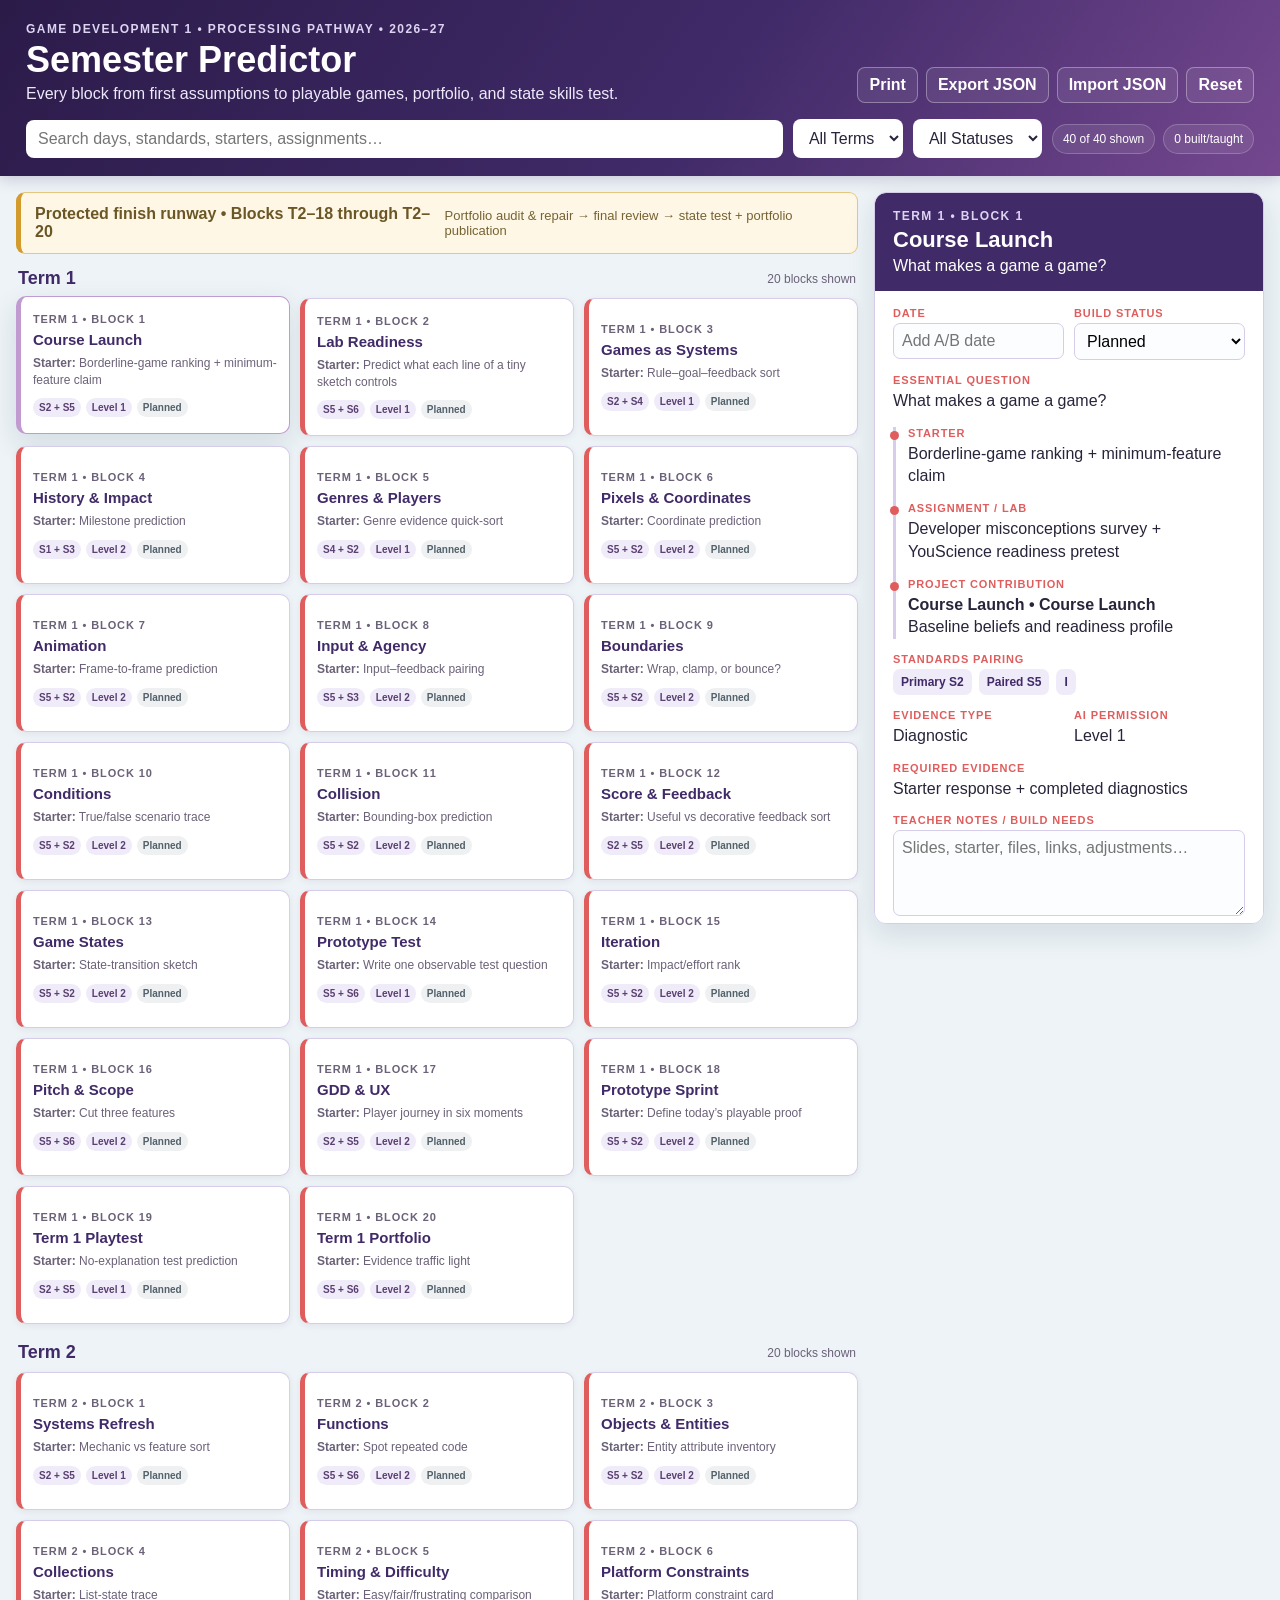
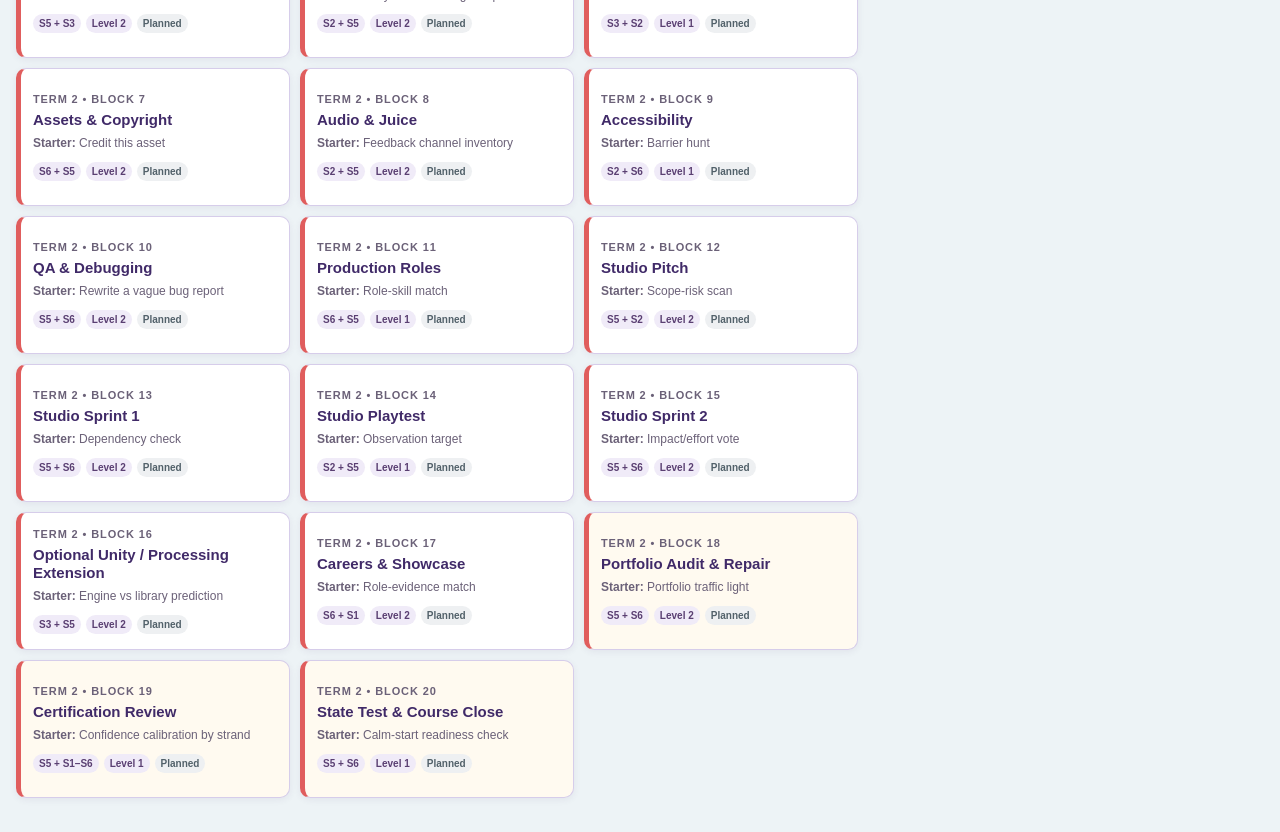
<file: GD1_Semester_Predictor_2026_27.html>
<!doctype html>
<html lang="en">
<head>
<meta charset="utf-8">
<meta name="viewport" content="width=device-width,initial-scale=1">
<title>GD1 Semester Predictor • 2026–27</title>
<style>
:root{--navy:#402a68;--blue:#e05d5d;--pale:#f0ebf8;--ink:#29243a;--muted:#6b6178;--line:#d6cdea;--gold:#d39a2c;--green:#3f7d62;--red:#a84f4f;--paper:#fff;--bg:#edf3f6;--shadow:0 10px 28px rgba(23,59,87,.12)}
*{box-sizing:border-box}body{margin:0;font-family:Inter,Arial,Helvetica,sans-serif;background:var(--bg);color:var(--ink)}button,input,select,textarea{font:inherit}button{cursor:pointer}
.top{background:linear-gradient(125deg,#2b1b49,var(--navy) 55%,#74478e);color:#fff;padding:22px 26px 18px;position:sticky;top:0;z-index:20;box-shadow:0 3px 14px #402a6838}
.topline{display:flex;gap:18px;align-items:flex-end;justify-content:space-between}.eyebrow{font-size:12px;letter-spacing:.12em;text-transform:uppercase;color:#ddd4f2;font-weight:800}.top h1{font-size:clamp(23px,3vw,36px);margin:3px 0 4px}.top p{margin:0;color:#eee9fa}.actions{display:flex;gap:8px;flex-wrap:wrap;justify-content:flex-end}.btn{border:1px solid #ffffff55;background:#ffffff14;color:#fff;border-radius:8px;padding:8px 11px;font-weight:700}.btn:hover{background:#ffffff28}.file{display:none}
.toolbar{display:grid;grid-template-columns:1fr auto auto auto;gap:10px;align-items:center;margin-top:16px}.search,.filter{border:1px solid #ffffff44;background:#fff;color:var(--ink);border-radius:8px;padding:9px 11px;min-width:0}.summary{display:flex;gap:8px}.pill{background:#ffffff16;border:1px solid #ffffff35;border-radius:999px;padding:7px 10px;font-size:12px;white-space:nowrap}
.workspace{display:grid;grid-template-columns:minmax(0,1fr) 390px;gap:16px;padding:16px;max-width:1600px;margin:auto}.board{min-width:0}.runway{background:#fff7e5;border:1px solid #e5c77f;border-left:5px solid var(--gold);border-radius:9px;padding:12px 14px;margin-bottom:14px;display:flex;justify-content:space-between;gap:12px;align-items:center}.runway strong{color:#6b5725}.runway span{font-size:13px;color:#756333}
.term{margin-bottom:18px}.termhead{display:flex;justify-content:space-between;align-items:center;margin:0 2px 9px}.termhead h2{margin:0;color:var(--navy);font-size:18px}.termhead span{font-size:12px;color:var(--muted)}.cards{display:grid;grid-template-columns:repeat(auto-fill,minmax(205px,1fr));gap:10px}
.card{background:var(--paper);border:1px solid var(--line);border-left:5px solid var(--blue);border-radius:10px;padding:12px;text-align:left;min-height:138px;box-shadow:0 2px 7px #402a6812;transition:.15s;position:relative}.card:hover,.card.active{transform:translateY(-2px);box-shadow:var(--shadow);border-color:#c09ad0}.card[data-status="Ready"]{border-left-color:var(--gold)}.card[data-status="Built"]{border-left-color:var(--green)}.card[data-status="Taught"]{border-left-color:#6d5aa8}.card.test{background:#fffaf0}.num{font-size:11px;text-transform:uppercase;letter-spacing:.08em;color:var(--muted);font-weight:800}.card h3{font-size:15px;line-height:1.2;margin:6px 0;color:var(--navy)}.mini{font-size:12px;color:var(--muted);line-height:1.35}.tags{display:flex;flex-wrap:wrap;gap:5px;margin-top:10px}.tag{font-size:10px;border-radius:999px;background:var(--pale);padding:4px 6px;color:#5a3f72;font-weight:800}.tag.status{background:#eef0f2;color:#52616a}
.panel{background:#fff;border:1px solid var(--line);border-radius:12px;box-shadow:var(--shadow);position:sticky;top:150px;align-self:start;max-height:calc(100vh - 168px);overflow:auto}.panelhead{background:var(--navy);color:#fff;padding:16px 18px;border-radius:11px 11px 0 0}.panelhead .eyebrow{color:#ddd4f2}.panelhead h2{font-size:22px;margin:4px 0}.panelbody{padding:16px 18px}.field{margin-bottom:14px}.label{font-size:11px;text-transform:uppercase;letter-spacing:.08em;color:var(--blue);font-weight:900;margin-bottom:4px}.value{line-height:1.42}.sequence{border-left:3px solid var(--line);padding-left:12px}.sequence .field{position:relative}.sequence .field:before{content:"";position:absolute;width:9px;height:9px;background:var(--blue);border-radius:50%;left:-18px;top:4px}.twocol{display:grid;grid-template-columns:1fr 1fr;gap:10px}.edit{width:100%;border:1px solid var(--line);border-radius:7px;padding:8px;background:#fbfdfe}.notes{min-height:86px;resize:vertical}.standards{display:flex;gap:7px;flex-wrap:wrap}.standard{padding:6px 8px;border-radius:7px;background:var(--pale);color:var(--navy);font-weight:900;font-size:12px}.close{display:none}
.empty{background:#fff;border:1px dashed var(--line);padding:30px;text-align:center;border-radius:10px;color:var(--muted)}
@media(max-width:980px){.workspace{grid-template-columns:1fr}.panel{position:fixed;z-index:50;inset:8px;max-height:none;display:none}.panel.open{display:block}.close{display:block;position:absolute;right:12px;top:12px;background:#ffffff22;color:#fff;border:1px solid #ffffff55;border-radius:6px;padding:4px 8px}.toolbar{grid-template-columns:1fr 1fr}.summary{grid-column:1/-1}.top{position:relative}.cards{grid-template-columns:repeat(auto-fill,minmax(175px,1fr))}}
@media(max-width:560px){.topline{display:block}.actions{justify-content:flex-start;margin-top:12px}.toolbar{grid-template-columns:1fr}.summary{display:none}.workspace{padding:10px}.cards{grid-template-columns:1fr 1fr}.card{min-height:150px;padding:10px}.runway{display:block}.twocol{grid-template-columns:1fr}}
@media print{.top{position:relative}.actions,.toolbar,.panel,.runway{display:none}.workspace{display:block;padding:0}.cards{grid-template-columns:repeat(4,1fr);gap:6px}.card{box-shadow:none;break-inside:avoid;min-height:122px}.term{break-after:page}.term:last-child{break-after:auto}body{background:#fff}}
</style>
</head>
<body>
<header class="top">
 <div class="topline"><div><div class="eyebrow">Game Development 1 • Processing Pathway • 2026–27</div><h1>Semester Predictor</h1><p>Every block from first assumptions to playable games, portfolio, and state skills test.</p></div>
 <div class="actions"><button class="btn" id="printBtn">Print</button><button class="btn" id="exportBtn">Export JSON</button><label class="btn" for="importFile">Import JSON</label><input class="file" id="importFile" type="file" accept="application/json"><button class="btn" id="resetBtn">Reset</button></div></div>
 <div class="toolbar"><input class="search" id="search" placeholder="Search days, standards, starters, assignments…"><select class="filter" id="termFilter"><option>All Terms</option><option>Term 1</option><option>Term 2</option></select><select class="filter" id="statusFilter"><option>All Statuses</option><option>Planned</option><option>Ready</option><option>Built</option><option>Taught</option></select><div class="summary"><span class="pill" id="visibleCount"></span><span class="pill" id="builtCount"></span></div></div>
</header>
<main class="workspace">
 <section class="board"><div class="runway"><strong>Protected finish runway • Blocks T2–18 through T2–20</strong><span>Portfolio audit & repair → final review → state test + portfolio publication</span></div><div id="board"></div></section>
 <aside class="panel" id="panel"><div class="panelhead"><button class="close" id="closeBtn">Close</button><div class="eyebrow" id="panelEyebrow">Select a block</div><h2 id="panelTitle">Course Map</h2><div id="panelPhase">Click any day card to inspect or update it.</div></div><div class="panelbody" id="panelBody"><div class="empty">The detail panel will show the starter, assignment, project contribution, standards, evidence, AI level, date, readiness status, and teacher notes.</div></div></aside>
</main>
<script>
const SEED=[{"id": "t1-1", "term": "Term 1", "block": 1, "phase": "Course Launch", "question": "What makes a game a game?", "starter": "Borderline-game ranking + minimum-feature claim", "assignment": "Developer misconceptions survey + YouScience readiness pretest", "project": "Course Launch", "projectPhase": "Course Launch", "contribution": "Baseline beliefs and readiness profile", "evidenceType": "Diagnostic", "primary": "S2", "paired": "S5", "coverage": "I", "ai": "Level 1", "evidence": "Starter response + completed diagnostics", "date": "", "status": "Planned", "notes": ""}, {"id": "t1-2", "term": "Term 1", "block": 2, "phase": "Lab Readiness", "question": "Can every developer reach, run, save, and explain the environment?", "starter": "Predict what each line of a tiny sketch controls", "assignment": "Processing/GitHub orientation + first successful run", "project": "Course Launch", "projectPhase": "Lab Readiness", "contribution": "Verify access and preserve first source evidence", "evidenceType": "Readiness", "primary": "S5", "paired": "S6", "coverage": "I", "ai": "Level 1", "evidence": "System status + sketch + GitHub URL", "date": "", "status": "Planned", "notes": ""}, {"id": "t1-3", "term": "Term 1", "block": 3, "phase": "Games as Systems", "question": "How do rules create player experience?", "starter": "Rule–goal–feedback sort", "assignment": "Deconstruct a familiar game as a system", "project": "Design Notebook", "projectPhase": "Games as Systems", "contribution": "System anatomy page", "evidenceType": "Analysis", "primary": "S2", "paired": "S4", "coverage": "I", "ai": "Level 1", "evidence": "Annotated system map", "date": "", "status": "Planned", "notes": ""}, {"id": "t1-4", "term": "Term 1", "block": 4, "phase": "History & Impact", "question": "How did technical limits shape early games?", "starter": "Milestone prediction", "assignment": "Arcade-to-mobile timeline investigation", "project": "Design Notebook", "projectPhase": "History & Impact", "contribution": "Historical constraint reflection", "evidenceType": "Research", "primary": "S1", "paired": "S3", "coverage": "I/P", "ai": "Level 2", "evidence": "Timeline + sourced explanation", "date": "", "status": "Planned", "notes": ""}, {"id": "t1-5", "term": "Term 1", "block": 5, "phase": "Genres & Players", "question": "When does a hybrid game stop belonging to one genre?", "starter": "Genre evidence quick-sort", "assignment": "Genre and player-structure comparison", "project": "Design Notebook", "projectPhase": "Genres & Players", "contribution": "Genre lens for future concept", "evidenceType": "Analysis", "primary": "S4", "paired": "S2", "coverage": "I/P", "ai": "Level 1", "evidence": "Comparison matrix + judgment", "date": "", "status": "Planned", "notes": ""}, {"id": "t1-6", "term": "Term 1", "block": 6, "phase": "Pixels & Coordinates", "question": "How does code place a visual idea on screen?", "starter": "Coordinate prediction", "assignment": "Processing shapes, color, and layering lab", "project": "Microgame 1", "projectPhase": "Pixels & Coordinates", "contribution": "Visual scene foundation", "evidenceType": "Code Lab", "primary": "S5", "paired": "S2", "coverage": "I", "ai": "Level 2", "evidence": "Runnable sketch + annotated screenshot", "date": "", "status": "Planned", "notes": ""}, {"id": "t1-7", "term": "Term 1", "block": 7, "phase": "Animation", "question": "How does repeated drawing create motion?", "starter": "Frame-to-frame prediction", "assignment": "draw(), variables, and motion lab", "project": "Microgame 1", "projectPhase": "Animation", "contribution": "Moving player/object", "evidenceType": "Code Lab", "primary": "S5", "paired": "S2", "coverage": "P", "ai": "Level 2", "evidence": "Animated sketch + explanation", "date": "", "status": "Planned", "notes": ""}, {"id": "t1-8", "term": "Term 1", "block": 8, "phase": "Input & Agency", "question": "How does input turn animation into play?", "starter": "Input–feedback pairing", "assignment": "Keyboard and mouse interaction lab", "project": "Microgame 1", "projectPhase": "Input & Agency", "contribution": "Responsive controls", "evidenceType": "Code Lab", "primary": "S5", "paired": "S3", "coverage": "P", "ai": "Level 2", "evidence": "Playable controls + test notes", "date": "", "status": "Planned", "notes": ""}, {"id": "t1-9", "term": "Term 1", "block": 9, "phase": "Boundaries", "question": "How should a game respond at its edges?", "starter": "Wrap, clamp, or bounce?", "assignment": "Boundary behavior challenge", "project": "Microgame 1", "projectPhase": "Boundaries", "contribution": "Intentional play-space rules", "evidenceType": "Code Lab", "primary": "S5", "paired": "S2", "coverage": "P", "ai": "Level 2", "evidence": "Three boundary tests", "date": "", "status": "Planned", "notes": ""}, {"id": "t1-10", "term": "Term 1", "block": 10, "phase": "Conditions", "question": "How do Boolean decisions enforce rules?", "starter": "True/false scenario trace", "assignment": "Conditionals and win/loss rules lab", "project": "Microgame 1", "projectPhase": "Conditions", "contribution": "Goal and loss condition", "evidenceType": "Code Lab", "primary": "S5", "paired": "S2", "coverage": "P", "ai": "Level 2", "evidence": "Rule code + trace", "date": "", "status": "Planned", "notes": ""}, {"id": "t1-11", "term": "Term 1", "block": 11, "phase": "Collision", "question": "How can a program know two things touched?", "starter": "Bounding-box prediction", "assignment": "Collision detection lab", "project": "Microgame 1", "projectPhase": "Collision", "contribution": "Collectible or hazard interaction", "evidenceType": "Code Lab", "primary": "S5", "paired": "S2", "coverage": "P", "ai": "Level 2", "evidence": "Collision demo + explanation", "date": "", "status": "Planned", "notes": ""}, {"id": "t1-12", "term": "Term 1", "block": 12, "phase": "Score & Feedback", "question": "What feedback helps players learn the system?", "starter": "Useful vs decorative feedback sort", "assignment": "Score, HUD, and visual feedback lab", "project": "Microgame 1", "projectPhase": "Score & Feedback", "contribution": "Readable game state", "evidenceType": "Design + Code", "primary": "S2", "paired": "S5", "coverage": "P", "ai": "Level 2", "evidence": "HUD + feedback rationale", "date": "", "status": "Planned", "notes": ""}, {"id": "t1-13", "term": "Term 1", "block": 13, "phase": "Game States", "question": "Why should title, play, win, and loss be separate states?", "starter": "State-transition sketch", "assignment": "Finite game-state lab", "project": "Microgame 1", "projectPhase": "Game States", "contribution": "Complete play loop", "evidenceType": "Code Lab", "primary": "S5", "paired": "S2", "coverage": "P/A", "ai": "Level 2", "evidence": "State diagram + playable loop", "date": "", "status": "Planned", "notes": ""}, {"id": "t1-14", "term": "Term 1", "block": 14, "phase": "Prototype Test", "question": "What can another player reveal that the creator cannot?", "starter": "Write one observable test question", "assignment": "Structured peer playtest", "project": "Microgame 1", "projectPhase": "Prototype Test", "contribution": "First external test", "evidenceType": "Playtest", "primary": "S5", "paired": "S6", "coverage": "P/A", "ai": "Level 1", "evidence": "Observation notes + issue list", "date": "", "status": "Planned", "notes": ""}, {"id": "t1-15", "term": "Term 1", "block": 15, "phase": "Iteration", "question": "Which revision will improve play most?", "starter": "Impact/effort rank", "assignment": "Repair, balance, and revise microgame", "project": "Microgame 1", "projectPhase": "Iteration", "contribution": "Evidence-based revision", "evidenceType": "Revision", "primary": "S5", "paired": "S2", "coverage": "A", "ai": "Level 2", "evidence": "Before/after evidence + rationale", "date": "", "status": "Planned", "notes": ""}, {"id": "t1-16", "term": "Term 1", "block": 16, "phase": "Pitch & Scope", "question": "How small can a complete game be?", "starter": "Cut three features", "assignment": "One-page individual game pitch", "project": "Individual Game", "projectPhase": "Pitch & Scope", "contribution": "Approved concept and scope", "evidenceType": "Planning", "primary": "S5", "paired": "S6", "coverage": "P/A", "ai": "Level 2", "evidence": "Pitch + minimum playable version", "date": "", "status": "Planned", "notes": ""}, {"id": "t1-17", "term": "Term 1", "block": 17, "phase": "GDD & UX", "question": "How does planning protect the player experience?", "starter": "Player journey in six moments", "assignment": "Compact game design document", "project": "Individual Game", "projectPhase": "GDD & UX", "contribution": "Rules, controls, UI, accessibility", "evidenceType": "Planning", "primary": "S2", "paired": "S5", "coverage": "A", "ai": "Level 2", "evidence": "GDD v1", "date": "", "status": "Planned", "notes": ""}, {"id": "t1-18", "term": "Term 1", "block": 18, "phase": "Prototype Sprint", "question": "Can the core mechanic work before polish begins?", "starter": "Define today’s playable proof", "assignment": "Build minimum playable version", "project": "Individual Game", "projectPhase": "Prototype Sprint", "contribution": "Core mechanic prototype", "evidenceType": "Production", "primary": "S5", "paired": "S2", "coverage": "A", "ai": "Level 2", "evidence": "Runnable MVP + commit history", "date": "", "status": "Planned", "notes": ""}, {"id": "t1-19", "term": "Term 1", "block": 19, "phase": "Term 1 Playtest", "question": "Does the prototype communicate its own rules?", "starter": "No-explanation test prediction", "assignment": "Blind playtest and observation", "project": "Individual Game", "projectPhase": "Term 1 Playtest", "contribution": "Usability evidence", "evidenceType": "Playtest", "primary": "S2", "paired": "S5", "coverage": "A", "ai": "Level 1", "evidence": "Observation log + priorities", "date": "", "status": "Planned", "notes": ""}, {"id": "t1-20", "term": "Term 1", "block": 20, "phase": "Term 1 Portfolio", "question": "What does the evidence show I can now design and build?", "starter": "Evidence traffic light", "assignment": "Revise, document, and publish Term 1 checkpoint", "project": "Individual Game", "projectPhase": "Term 1 Portfolio", "contribution": "Term 1 playable build", "evidenceType": "Portfolio", "primary": "S5", "paired": "S6", "coverage": "A", "ai": "Level 2", "evidence": "Playable build + README + reflection", "date": "", "status": "Planned", "notes": ""}, {"id": "t2-1", "term": "Term 2", "block": 1, "phase": "Systems Refresh", "question": "What makes a mechanic deepen rather than merely multiply?", "starter": "Mechanic vs feature sort", "assignment": "Core-loop analysis and redesign", "project": "Individual Game", "projectPhase": "Systems Refresh", "contribution": "Term 2 revision target", "evidenceType": "Analysis", "primary": "S2", "paired": "S5", "coverage": "P/A", "ai": "Level 1", "evidence": "Core-loop diagram + proposal", "date": "", "status": "Planned", "notes": ""}, {"id": "t2-2", "term": "Term 2", "block": 2, "phase": "Functions", "question": "How do named behaviors make games easier to change?", "starter": "Spot repeated code", "assignment": "Functions and parameter lab", "project": "Individual Game", "projectPhase": "Functions", "contribution": "Modular behaviors", "evidenceType": "Code Lab", "primary": "S5", "paired": "S6", "coverage": "P", "ai": "Level 2", "evidence": "Refactored sketch + explanation", "date": "", "status": "Planned", "notes": ""}, {"id": "t2-3", "term": "Term 2", "block": 3, "phase": "Objects & Entities", "question": "How can many game entities share behavior?", "starter": "Entity attribute inventory", "assignment": "Classes/objects introduction", "project": "Individual Game", "projectPhase": "Objects & Entities", "contribution": "Reusable entity system", "evidenceType": "Code Lab", "primary": "S5", "paired": "S2", "coverage": "P", "ai": "Level 2", "evidence": "Entity class + instances", "date": "", "status": "Planned", "notes": ""}, {"id": "t2-4", "term": "Term 2", "block": 4, "phase": "Collections", "question": "How can a game manage many objects at once?", "starter": "List-state trace", "assignment": "ArrayList spawning/removal lab", "project": "Individual Game", "projectPhase": "Collections", "contribution": "Multiple hazards/collectibles", "evidenceType": "Code Lab", "primary": "S5", "paired": "S3", "coverage": "P", "ai": "Level 2", "evidence": "Collection demo + test evidence", "date": "", "status": "Planned", "notes": ""}, {"id": "t2-5", "term": "Term 2", "block": 5, "phase": "Timing & Difficulty", "question": "How does pacing change challenge?", "starter": "Easy/fair/frustrating comparison", "assignment": "Timers, spawn rates, and tuning lab", "project": "Individual Game", "projectPhase": "Timing & Difficulty", "contribution": "Difficulty curve", "evidenceType": "Design + Code", "primary": "S2", "paired": "S5", "coverage": "A", "ai": "Level 2", "evidence": "Tuning table + playable evidence", "date": "", "status": "Planned", "notes": ""}, {"id": "t2-6", "term": "Term 2", "block": 6, "phase": "Platform Constraints", "question": "How should input and display change across platforms?", "starter": "Platform constraint card", "assignment": "Control/display adaptation analysis", "project": "Individual Game", "projectPhase": "Platform Constraints", "contribution": "Platform design decision", "evidenceType": "Analysis", "primary": "S3", "paired": "S2", "coverage": "A", "ai": "Level 1", "evidence": "Platform comparison + redesign", "date": "", "status": "Planned", "notes": ""}, {"id": "t2-7", "term": "Term 2", "block": 7, "phase": "Assets & Copyright", "question": "When is an asset usable, ethical, and coherent?", "starter": "Credit this asset", "assignment": "Asset sourcing, licensing, and style lab", "project": "Individual Game", "projectPhase": "Assets & Copyright", "contribution": "Asset/source log", "evidenceType": "Professional Practice", "primary": "S6", "paired": "S5", "coverage": "A", "ai": "Level 2", "evidence": "Credited asset log + integration", "date": "", "status": "Planned", "notes": ""}, {"id": "t2-8", "term": "Term 2", "block": 8, "phase": "Audio & Juice", "question": "When does polish improve information rather than distract?", "starter": "Feedback channel inventory", "assignment": "Sound, particles, screenshake, or animation polish", "project": "Individual Game", "projectPhase": "Audio & Juice", "contribution": "Purposeful feedback layer", "evidenceType": "Production", "primary": "S2", "paired": "S5", "coverage": "A", "ai": "Level 2", "evidence": "Before/after comparison", "date": "", "status": "Planned", "notes": ""}, {"id": "t2-9", "term": "Term 2", "block": 9, "phase": "Accessibility", "question": "Who is excluded by the current design?", "starter": "Barrier hunt", "assignment": "Accessibility audit and revision", "project": "Individual Game", "projectPhase": "Accessibility", "contribution": "Inclusive design improvement", "evidenceType": "Revision", "primary": "S2", "paired": "S6", "coverage": "A", "ai": "Level 1", "evidence": "Audit + implemented change", "date": "", "status": "Planned", "notes": ""}, {"id": "t2-10", "term": "Term 2", "block": 10, "phase": "QA & Debugging", "question": "How can a bug report make failure reproducible?", "starter": "Rewrite a vague bug report", "assignment": "Test matrix and defect repair sprint", "project": "Individual Game", "projectPhase": "QA & Debugging", "contribution": "Quality assurance evidence", "evidenceType": "Testing", "primary": "S5", "paired": "S6", "coverage": "A", "ai": "Level 2", "evidence": "Test matrix + resolved defects", "date": "", "status": "Planned", "notes": ""}, {"id": "t2-11", "term": "Term 2", "block": 11, "phase": "Production Roles", "question": "How do teams divide work without dividing responsibility?", "starter": "Role-skill match", "assignment": "Studio roles and team charter", "project": "Studio Project", "projectPhase": "Production Roles", "contribution": "Team structure and norms", "evidenceType": "Collaboration", "primary": "S6", "paired": "S5", "coverage": "I/P", "ai": "Level 1", "evidence": "Charter + individual responsibility", "date": "", "status": "Planned", "notes": ""}, {"id": "t2-12", "term": "Term 2", "block": 12, "phase": "Studio Pitch", "question": "Which concept is both compelling and finishable?", "starter": "Scope-risk scan", "assignment": "Team pitch and vertical-slice plan", "project": "Studio Project", "projectPhase": "Studio Pitch", "contribution": "Approved collaborative concept", "evidenceType": "Planning", "primary": "S5", "paired": "S2", "coverage": "A", "ai": "Level 2", "evidence": "Pitch + backlog + ownership", "date": "", "status": "Planned", "notes": ""}, {"id": "t2-13", "term": "Term 2", "block": 13, "phase": "Studio Sprint 1", "question": "What is today’s smallest integrated success?", "starter": "Dependency check", "assignment": "Collaborative build sprint", "project": "Studio Project", "projectPhase": "Studio Sprint 1", "contribution": "Integrated core loop", "evidenceType": "Production", "primary": "S5", "paired": "S6", "coverage": "A", "ai": "Level 2", "evidence": "Commit evidence + playable slice", "date": "", "status": "Planned", "notes": ""}, {"id": "t2-14", "term": "Term 2", "block": 14, "phase": "Studio Playtest", "question": "Where does the team’s intention differ from player experience?", "starter": "Observation target", "assignment": "External playtest and synthesis", "project": "Studio Project", "projectPhase": "Studio Playtest", "contribution": "Shared priority list", "evidenceType": "Playtest", "primary": "S2", "paired": "S5", "coverage": "A", "ai": "Level 1", "evidence": "Individual notes + team synthesis", "date": "", "status": "Planned", "notes": ""}, {"id": "t2-15", "term": "Term 2", "block": 15, "phase": "Studio Sprint 2", "question": "Which fixes most improve clarity, balance, and stability?", "starter": "Impact/effort vote", "assignment": "Revision and polish sprint", "project": "Studio Project", "projectPhase": "Studio Sprint 2", "contribution": "Release candidate", "evidenceType": "Production", "primary": "S5", "paired": "S6", "coverage": "A", "ai": "Level 2", "evidence": "Release candidate + changelog", "date": "", "status": "Planned", "notes": ""}, {"id": "t2-16", "term": "Term 2", "block": 16, "phase": "Optional Unity / Processing Extension", "question": "How does an engine change the developer’s work?", "starter": "Engine vs library prediction", "assignment": "Unity orientation or advanced Processing extension", "project": "Extension", "projectPhase": "Optional Unity / Processing Extension", "contribution": "Engine comparison or advanced feature", "evidenceType": "Extension", "primary": "S3", "paired": "S5", "coverage": "P/A", "ai": "Level 2", "evidence": "Prototype + comparison reflection", "date": "", "status": "Planned", "notes": ""}, {"id": "t2-17", "term": "Term 2", "block": 17, "phase": "Careers & Showcase", "question": "What professional role is visible in my strongest evidence?", "starter": "Role-evidence match", "assignment": "Career pathway investigation + showcase preparation", "project": "Portfolio", "projectPhase": "Careers & Showcase", "contribution": "Career connection and presentation", "evidenceType": "Career/Portfolio", "primary": "S6", "paired": "S1", "coverage": "A", "ai": "Level 2", "evidence": "Career card + showcase draft", "date": "", "status": "Planned", "notes": ""}, {"id": "t2-18", "term": "Term 2", "block": 18, "phase": "Portfolio Audit & Repair", "question": "What evidence is missing, weak, or inaccessible?", "starter": "Portfolio traffic light", "assignment": "Missing-evidence recovery + README/source repair", "project": "Portfolio", "projectPhase": "Portfolio Audit & Repair", "contribution": "Complete standards evidence", "evidenceType": "Portfolio", "primary": "S5", "paired": "S6", "coverage": "A", "ai": "Level 2", "evidence": "Audit + repaired artifacts", "date": "", "status": "Planned", "notes": ""}, {"id": "t2-19", "term": "Term 2", "block": 19, "phase": "Certification Review", "question": "Which misconceptions could still cost me on the state test?", "starter": "Confidence calibration by strand", "assignment": "Targeted YouScience/state-test review", "project": "Certification", "projectPhase": "Certification Review", "contribution": "Correct gaps across all strands", "evidenceType": "Assessment Prep", "primary": "S5", "paired": "S1–S6", "coverage": "A", "ai": "Level 1", "evidence": "Practice set + corrections", "date": "", "status": "Planned", "notes": ""}, {"id": "t2-20", "term": "Term 2", "block": 20, "phase": "State Test & Course Close", "question": "What can I now build, explain, test, and improve?", "starter": "Calm-start readiness check", "assignment": "YouScience/state test + portfolio publication + reflection", "project": "Certification + Portfolio", "projectPhase": "State Test & Course Close", "contribution": "Final evidence and growth story", "evidenceType": "Certification", "primary": "S5", "paired": "S6", "coverage": "A", "ai": "Level 1", "evidence": "Test completion + portfolio link + reflection", "date": "", "status": "Planned", "notes": ""}];
const KEY='gd1-semester-predictor-v1';
let days=load(), selected=null;
const $=s=>document.querySelector(s), esc=s=>String(s??'').replace(/[&<>"']/g,c=>({'&':'&amp;','<':'&lt;','>':'&gt;','"':'&quot;',"'":'&#39;'}[c]));
function load(){try{const x=JSON.parse(localStorage.getItem(KEY));return Array.isArray(x)&&x.length===40?x:structuredClone(SEED)}catch{return structuredClone(SEED)}}
function save(){localStorage.setItem(KEY,JSON.stringify(days))}
function filtered(){const q=$('#search').value.trim().toLowerCase(),term=$('#termFilter').value,status=$('#statusFilter').value;return days.filter(d=>(term==='All Terms'||d.term===term)&&(status==='All Statuses'||d.status===status)&&(!q||Object.values(d).join(' ').toLowerCase().includes(q)))}
function card(d){const test=d.block>=18&&d.term==='Term 2';return `<button class="card ${selected===d.id?'active':''} ${test?'test':''}" data-id="${d.id}" data-status="${esc(d.status)}"><div class="num">${esc(d.term)} • Block ${d.block}${d.date?' • '+esc(d.date):''}</div><h3>${esc(d.phase)}</h3><div class="mini"><b>Starter:</b> ${esc(d.starter)}</div><div class="tags"><span class="tag">${esc(d.primary)} + ${esc(d.paired)}</span><span class="tag">${esc(d.ai)}</span><span class="tag status">${esc(d.status)}</span></div></button>`}
function render(){const list=filtered();$('#board').innerHTML=['Term 1','Term 2'].map(t=>{const ds=list.filter(d=>d.term===t);return ds.length?`<section class="term"><div class="termhead"><h2>${t}</h2><span>${ds.length} block${ds.length===1?'':'s'} shown</span></div><div class="cards">${ds.map(card).join('')}</div></section>`:''}).join('')||'<div class="empty">No blocks match these filters.</div>';$('#visibleCount').textContent=`${list.length} of 40 shown`;$('#builtCount').textContent=`${days.filter(d=>['Built','Taught'].includes(d.status)).length} built/taught`;document.querySelectorAll('.card').forEach(x=>x.onclick=()=>openDay(x.dataset.id))}
function openDay(id){selected=id;const d=days.find(x=>x.id===id);render();$('#panel').classList.add('open');$('#panelEyebrow').textContent=`${d.term} • Block ${d.block}`;$('#panelTitle').textContent=d.phase;$('#panelPhase').textContent=d.question;$('#panelBody').innerHTML=`
 <div class="twocol"><div class="field"><div class="label">Date</div><input class="edit" id="editDate" value="${esc(d.date)}" placeholder="Add A/B date"></div><div class="field"><div class="label">Build Status</div><select class="edit" id="editStatus">${['Planned','Ready','Built','Taught'].map(s=>`<option ${s===d.status?'selected':''}>${s}</option>`).join('')}</select></div></div>
 <div class="field"><div class="label">Essential Question</div><div class="value">${esc(d.question)}</div></div>
 <div class="sequence"><div class="field"><div class="label">Starter</div><div class="value">${esc(d.starter)}</div></div><div class="field"><div class="label">Assignment / Lab</div><div class="value">${esc(d.assignment)}</div></div><div class="field"><div class="label">Project Contribution</div><div class="value"><b>${esc(d.project)} • ${esc(d.projectPhase)}</b><br>${esc(d.contribution)}</div></div></div>
 <div class="field"><div class="label">Standards Pairing</div><div class="standards"><span class="standard">Primary ${esc(d.primary)}</span><span class="standard">Paired ${esc(d.paired)}</span><span class="standard">${esc(d.coverage)}</span></div></div>
 <div class="twocol"><div class="field"><div class="label">Evidence Type</div><div class="value">${esc(d.evidenceType)}</div></div><div class="field"><div class="label">AI Permission</div><div class="value">${esc(d.ai)}</div></div></div>
 <div class="field"><div class="label">Required Evidence</div><div class="value">${esc(d.evidence)}</div></div>
 <div class="field"><div class="label">Teacher Notes / Build Needs</div><textarea class="edit notes" id="editNotes" placeholder="Slides, starter, files, links, adjustments…">${esc(d.notes)}</textarea></div>`;
 $('#editDate').oninput=e=>update(d.id,'date',e.target.value);$('#editStatus').onchange=e=>update(d.id,'status',e.target.value);$('#editNotes').oninput=e=>update(d.id,'notes',e.target.value)}
function update(id,k,v){days.find(x=>x.id===id)[k]=v;save();render()}
function download(name,text,type){const a=document.createElement('a');a.href=URL.createObjectURL(new Blob([text],{type}));a.download=name;a.click();setTimeout(()=>URL.revokeObjectURL(a.href),500)}
$('#search').oninput=render;$('#termFilter').onchange=render;$('#statusFilter').onchange=render;$('#printBtn').onclick=()=>print();$('#closeBtn').onclick=()=>$('#panel').classList.remove('open');
$('#exportBtn').onclick=()=>download('GD1_Semester_Predictor_Data.json',JSON.stringify(days,null,2),'application/json');
$('#importFile').onchange=async e=>{try{const x=JSON.parse(await e.target.files[0].text());if(!Array.isArray(x)||x.length!==40)throw Error();days=x;save();selected=null;render();alert('Predictor data imported.')}catch{alert('That file is not a valid 40-block predictor export.')}e.target.value=''};
$('#resetBtn').onclick=()=>{if(confirm('Reset dates, statuses, and notes to the original 40-block plan?')){days=structuredClone(SEED);save();selected=null;render();$('#panel').classList.remove('open')}};
render();openDay(days[0].id);
</script>
</body></html>
</file>
<file: styles.css>
:root {
  --ink: #17211b;
  --muted: #657168;
  --paper: #ffffff;
  --canvas: #f4f6f1;
  --line: #dce2da;
  --green: #1d6945;
  --green-dark: #124b31;
  --green-soft: #e8f2eb;
  --gold: #e6b84b;
  --shadow: 0 18px 48px rgba(32, 53, 41, 0.09);
  --radius: 18px;
}

* {
  box-sizing: border-box;
}

html {
  color-scheme: light;
  scroll-behavior: smooth;
}

body {
  margin: 0;
  color: var(--ink);
  background:
    radial-gradient(circle at 12% 0%, rgba(230, 184, 75, 0.09), transparent 26rem),
    var(--canvas);
  font-family:
    Inter, ui-sans-serif, system-ui, -apple-system, BlinkMacSystemFont, "Segoe UI",
    sans-serif;
  line-height: 1.5;
}

button,
input,
select {
  font: inherit;
}

button,
select,
label[for="fileInput"] {
  -webkit-tap-highlight-color: transparent;
}

button {
  cursor: pointer;
}

.site-header {
  display: flex;
  align-items: center;
  justify-content: space-between;
  max-width: 1200px;
  margin: 0 auto;
  padding: 24px 28px;
}

.brand {
  display: inline-flex;
  gap: 11px;
  align-items: center;
  color: var(--ink);
  font-size: 1.05rem;
  font-weight: 800;
  text-decoration: none;
}

.brand-mark {
  display: grid;
  width: 38px;
  height: 38px;
  place-items: center;
  border-radius: 11px;
  color: white;
  background: var(--green);
  font-size: 0.75rem;
  letter-spacing: 0.05em;
}

.privacy-badge {
  display: flex;
  gap: 8px;
  align-items: center;
  padding: 8px 12px;
  border: 1px solid #cadacf;
  border-radius: 999px;
  color: var(--green-dark);
  background: rgba(255, 255, 255, 0.68);
  font-size: 0.8rem;
  font-weight: 700;
}

.privacy-dot {
  width: 8px;
  height: 8px;
  border-radius: 50%;
  background: #2b9a63;
  box-shadow: 0 0 0 4px rgba(43, 154, 99, 0.12);
}

.page-shell {
  width: min(1200px, calc(100% - 40px));
  margin: 0 auto;
}

.hero {
  max-width: 760px;
  padding: 64px 0 42px;
}

.eyebrow,
.step-label {
  margin: 0 0 7px;
  color: var(--green);
  font-size: 0.72rem;
  font-weight: 850;
  letter-spacing: 0.12em;
  text-transform: uppercase;
}

h1,
h2,
h3,
p {
  margin-top: 0;
}

h1 {
  max-width: 680px;
  margin-bottom: 20px;
  font-family: Georgia, "Times New Roman", serif;
  font-size: clamp(2.9rem, 7vw, 5.5rem);
  font-weight: 500;
  letter-spacing: -0.055em;
  line-height: 0.98;
}

.hero-copy {
  max-width: 650px;
  margin-bottom: 0;
  color: var(--muted);
  font-size: 1.12rem;
}

.workspace {
  display: grid;
  grid-template-columns: minmax(340px, 0.8fr) minmax(420px, 1.2fr);
  gap: 24px;
  align-items: start;
}

.panel {
  padding: 28px;
  border: 1px solid rgba(220, 226, 218, 0.9);
  border-radius: var(--radius);
  background: var(--paper);
  box-shadow: var(--shadow);
}

.panel-heading {
  display: flex;
  gap: 20px;
  align-items: center;
  justify-content: space-between;
  margin-bottom: 22px;
}

.panel h2 {
  margin-bottom: 0;
  font-size: 1.35rem;
  letter-spacing: -0.025em;
}

.drop-zone {
  display: flex;
  min-height: 225px;
  flex-direction: column;
  align-items: center;
  justify-content: center;
  padding: 28px;
  border: 1.5px dashed #aebcb1;
  border-radius: 14px;
  text-align: center;
  background: #fbfcfa;
  transition:
    border-color 160ms ease,
    background 160ms ease,
    transform 160ms ease;
}

.drop-zone:hover,
.drop-zone.is-dragging {
  border-color: var(--green);
  background: var(--green-soft);
  transform: translateY(-1px);
}

.drop-zone input {
  position: absolute;
  width: 1px;
  height: 1px;
  overflow: hidden;
  clip: rect(0, 0, 0, 0);
}

.drop-zone strong {
  margin: 12px 0 3px;
}

.drop-zone span:not(.upload-icon) {
  color: var(--muted);
  font-size: 0.9rem;
}

.drop-zone small {
  margin-top: 18px;
  color: #7b877f;
}

.upload-icon {
  display: grid;
  width: 46px;
  height: 46px;
  place-items: center;
  border-radius: 13px;
  color: var(--green);
  background: var(--green-soft);
  font-size: 1.35rem;
  font-weight: 700;
}

.import-summary {
  display: flex;
  align-items: center;
  justify-content: space-between;
  padding: 15px 16px;
  border: 1px solid #cfe0d3;
  border-radius: 12px;
  background: var(--green-soft);
}

.import-summary div {
  display: flex;
  min-width: 0;
  flex-direction: column;
}

.import-summary strong {
  overflow: hidden;
  text-overflow: ellipsis;
  white-space: nowrap;
}

.import-summary span {
  color: var(--muted);
  font-size: 0.84rem;
}

.success-mark {
  display: grid;
  width: 28px;
  height: 28px;
  flex: 0 0 auto;
  place-items: center;
  border-radius: 50%;
  color: white !important;
  background: var(--green);
}

.divider {
  height: 1px;
  margin: 25px 0;
  background: var(--line);
}

.section-heading {
  margin-bottom: 17px;
}

.field-grid {
  display: grid;
  grid-template-columns: 1fr 1fr;
  gap: 12px;
}

label,
legend {
  color: #3f4b43;
  font-size: 0.8rem;
  font-weight: 750;
}

select {
  width: 100%;
  min-height: 45px;
  margin-top: 7px;
  padding: 0 38px 0 12px;
  border: 1px solid #cfd7d0;
  border-radius: 9px;
  color: var(--ink);
  background: white;
}

select:focus,
input:focus-visible,
button:focus-visible,
.drop-zone:has(input:focus-visible) {
  outline: 3px solid rgba(29, 105, 69, 0.2);
  outline-offset: 2px;
}

.optional {
  color: #849087;
  font-weight: 500;
}

.segmented-field {
  margin: 0 0 19px;
  padding: 0;
  border: 0;
}

.segmented-control {
  display: grid;
  grid-template-columns: 1fr 1fr;
  gap: 4px;
  margin-top: 7px;
  padding: 4px;
  border-radius: 10px;
  background: #edf0ec;
}

.segmented-control label {
  position: relative;
}

.segmented-control input {
  position: absolute;
  opacity: 0;
}

.segmented-control span {
  display: block;
  padding: 9px 8px;
  border-radius: 7px;
  text-align: center;
  font-size: 0.76rem;
}

.segmented-control input:checked + span {
  color: var(--green-dark);
  background: white;
  box-shadow: 0 1px 4px rgba(25, 43, 32, 0.12);
}

.range-field {
  display: block;
  margin-bottom: 19px;
}

.range-label,
.range-scale {
  display: flex;
  align-items: center;
  justify-content: space-between;
}

.range-label output {
  display: grid;
  min-width: 32px;
  height: 32px;
  place-items: center;
  border-radius: 9px;
  color: white;
  background: var(--green);
  font-size: 0.9rem;
}

input[type="range"] {
  width: 100%;
  margin: 14px 0 3px;
  accent-color: var(--green);
}

.range-scale {
  color: #849087;
  font-size: 0.7rem;
}

.field-help {
  min-height: 38px;
  margin: 7px 0 18px;
  color: var(--muted);
  font-size: 0.78rem;
}

.primary-button,
.secondary-button {
  min-height: 43px;
  border-radius: 9px;
  font-weight: 800;
}

.primary-button {
  width: 100%;
  border: 1px solid var(--green);
  color: white;
  background: var(--green);
}

.primary-button:hover {
  background: var(--green-dark);
}

.secondary-button {
  padding: 0 13px;
  border: 1px solid #cfd7d0;
  color: var(--ink);
  background: white;
}

.secondary-button:hover {
  background: var(--canvas);
}

.text-button {
  padding: 4px;
  border: 0;
  color: var(--green);
  background: transparent;
  font-size: 0.8rem;
  font-weight: 800;
}

.form-message {
  min-height: 19px;
  margin: 8px 0 0;
  color: #a03931;
  font-size: 0.78rem;
}

.result-actions {
  display: flex;
  gap: 7px;
}

.results-panel {
  min-height: 585px;
}

.empty-state {
  display: flex;
  min-height: 430px;
  flex-direction: column;
  align-items: center;
  justify-content: center;
  color: var(--muted);
  text-align: center;
}

.empty-state h3 {
  margin: 18px 0 5px;
  color: var(--ink);
  font-size: 1.05rem;
}

.empty-state p {
  font-size: 0.86rem;
}

.empty-illustration {
  display: flex;
  gap: 8px;
  align-items: end;
  height: 58px;
}

.empty-illustration span {
  display: block;
  width: 40px;
  border: 1px solid #cfd7d0;
  border-radius: 8px 8px 4px 4px;
  background: #f4f6f3;
}

.empty-illustration span:nth-child(1) {
  height: 41px;
}

.empty-illustration span:nth-child(2) {
  height: 56px;
  background: var(--green-soft);
}

.empty-illustration span:nth-child(3) {
  height: 47px;
}

.results-summary {
  margin: -5px 0 16px;
  color: var(--muted);
  font-size: 0.82rem;
}

.groups-grid {
  display: grid;
  grid-template-columns: repeat(2, minmax(0, 1fr));
  gap: 12px;
}

.group-card {
  overflow: hidden;
  border: 1px solid var(--line);
  border-radius: 12px;
  background: #fcfdfb;
}

.group-card header {
  display: flex;
  align-items: center;
  justify-content: space-between;
  padding: 11px 13px;
  border-bottom: 1px solid var(--line);
  background: var(--green-soft);
}

.group-card h3 {
  margin: 0;
  font-size: 0.87rem;
}

.group-card header span {
  color: var(--muted);
  font-size: 0.7rem;
}

.student-list {
  margin: 0;
  padding: 7px 13px 10px 32px;
}

.student-list li {
  padding: 5px 0;
  border-bottom: 1px solid #edf0ec;
  font-size: 0.83rem;
}

.student-list li:last-child {
  border-bottom: 0;
}

.privacy-note {
  display: grid;
  grid-template-columns: auto 1fr;
  gap: 17px;
  max-width: 760px;
  margin: 34px auto 72px;
  padding: 22px 25px;
  border: 1px solid #d8dfd9;
  border-radius: 15px;
  background: rgba(255, 255, 255, 0.58);
}

.privacy-note > div:first-child {
  display: grid;
  width: 38px;
  height: 38px;
  place-items: center;
  border-radius: 11px;
  color: var(--green);
  background: var(--green-soft);
}

.privacy-note h2 {
  margin-bottom: 3px;
  font-size: 0.95rem;
}

.privacy-note p {
  margin-bottom: 0;
  color: var(--muted);
  font-size: 0.82rem;
}

footer {
  padding: 25px;
  border-top: 1px solid var(--line);
  color: var(--muted);
  text-align: center;
  font-size: 0.75rem;
}

[hidden] {
  display: none !important;
}

@media (max-width: 860px) {
  .hero {
    padding-top: 38px;
  }

  .workspace {
    grid-template-columns: 1fr;
  }

  .results-panel {
    min-height: 420px;
  }

  .empty-state {
    min-height: 280px;
  }
}

@media (max-width: 560px) {
  .site-header {
    padding: 18px 20px;
  }

  .privacy-badge {
    font-size: 0;
  }

  .privacy-badge::after {
    content: "Local only";
    font-size: 0.72rem;
  }

  .page-shell {
    width: min(100% - 24px, 1200px);
  }

  .hero {
    padding-bottom: 30px;
  }

  .panel {
    padding: 21px;
    border-radius: 14px;
  }

  .field-grid,
  .groups-grid {
    grid-template-columns: 1fr;
  }

  .result-actions {
    display: grid;
    grid-template-columns: 1fr 1fr;
  }
}

@media print {
  body {
    background: white;
  }

  .site-header,
  .hero,
  .controls-panel,
  .privacy-note,
  footer,
  .result-actions {
    display: none !important;
  }

  .page-shell,
  .workspace {
    width: 100%;
    margin: 0;
  }

  .workspace {
    display: block;
  }

  .results-panel {
    min-height: 0;
    padding: 0;
    border: 0;
    box-shadow: none;
  }

  .groups-grid {
    grid-template-columns: repeat(3, 1fr);
  }

  .group-card {
    break-inside: avoid;
  }
}
</file>
<file: yearbook/style.css>
:root{--wine:#52142d;--wine2:#761e43;--gold:#d8aa4c;--cream:#fff9ec;--paper:#fffdf8;--ink:#292526;--muted:#6c6265;--line:#e5d4b3;--shadow:0 18px 50px rgba(70,25,43,.12)}
*{box-sizing:border-box}html{scroll-behavior:smooth}body{margin:0;background:linear-gradient(180deg,#f9f0df 0,#fffaf0 34rem,#f7f3eb 100%);color:var(--ink);font:17px/1.55 Arial,Helvetica,sans-serif}.wrap{width:min(1040px,calc(100% - 32px));margin:auto}.hero{position:relative;overflow:hidden;background:var(--wine);color:#fff;border-bottom:8px solid var(--gold)}.hero:after{content:"";position:absolute;width:440px;height:440px;border:90px solid rgba(255,255,255,.035);border-radius:50%;right:-150px;top:-250px}.hero-inner{position:relative;z-index:1;padding:56px 0 50px}.eyebrow,.kicker{margin:0 0 8px;color:#f5d88f;font-size:.76rem;font-weight:800;letter-spacing:.15em;text-transform:uppercase}.eyebrow.dark{color:var(--wine2)}h1{font:800 clamp(2.4rem,7vw,5.2rem)/.98 Georgia,serif;margin:.1em 0}.dek{font-size:clamp(1.05rem,2.7vw,1.4rem);max-width:680px;margin:18px 0}.hero-note{display:inline-block;background:rgba(255,255,255,.1);border:1px solid rgba(255,255,255,.28);padding:8px 12px;border-radius:999px;font-size:.9rem}main{padding:42px 0 80px}.panel{background:rgba(255,253,248,.96);border:1px solid var(--line);border-radius:18px;padding:28px;box-shadow:var(--shadow)}.intro-panel{display:grid;grid-template-columns:1.2fr .8fr;gap:40px;align-items:center}h2{font:800 clamp(1.8rem,4vw,3rem)/1.08 Georgia,serif;color:var(--wine);margin:.2em 0 .5em}h3{color:var(--wine);font-size:1.2rem;margin-top:0}.start-card{background:#f8ead0;border-left:7px solid var(--gold);padding:22px;border-radius:8px}label{display:block;font-weight:800;margin:10px 0 5px}input,textarea{width:100%;border:2px solid #cdbd9e;border-radius:9px;background:#fff;padding:12px 13px;color:var(--ink);font:inherit}input:focus,textarea:focus{outline:3px solid rgba(216,170,76,.32);border-color:var(--wine2)}button{font:800 .96rem Arial,sans-serif;border-radius:9px;padding:12px 18px;cursor:pointer;transition:.18s transform,.18s background;border:0}button:hover{transform:translateY(-1px)}.primary{background:var(--wine);color:#fff}.primary:hover{background:var(--wine2)}.secondary{background:#fff;color:var(--wine);border:2px solid var(--wine)}.start-card .primary{width:100%;margin-top:18px}.privacy{font-size:.78rem;color:var(--muted);margin-bottom:0}.hidden{display:none!important}.progress-shell{position:sticky;top:0;z-index:3;background:rgba(255,250,240,.94);backdrop-filter:blur(8px);padding:13px 0 16px;margin-bottom:18px}.progress-meta{display:flex;justify-content:space-between;color:var(--wine);font-size:.82rem;font-weight:800}.progress-track{height:9px;border-radius:10px;background:#eadfc8;margin-top:7px;overflow:hidden}.progress-bar{height:100%;width:25%;background:linear-gradient(90deg,var(--wine2),var(--gold));transition:width .25s}.stage{background:var(--paper);border:1px solid var(--line);border-radius:18px;padding:clamp(22px,5vw,42px);box-shadow:var(--shadow)}.stage-intro{border-bottom:1px solid var(--line);margin-bottom:25px}.stage-intro p{color:var(--muted)}.question{padding:22px 0;border-bottom:1px solid #eadfc8}.question:last-child{border-bottom:0}.question-title{display:block;font-weight:800;margin-bottom:10px}.question-number{display:inline-grid;place-items:center;background:var(--wine);color:#fff;width:29px;height:29px;border-radius:50%;font-size:.82rem;margin-right:8px}.scale{display:grid;grid-template-columns:repeat(5,1fr);gap:8px}.choice label,.scale label{margin:0;font-weight:600}.scale-option,.choice-option{display:flex;align-items:center;gap:8px;border:2px solid #dbcba9;border-radius:9px;padding:10px;background:#fff;cursor:pointer}.scale-option{justify-content:center;flex-direction:column;text-align:center;font-size:.76rem}.scale-option:has(input:checked),.choice-option:has(input:checked){border-color:var(--wine2);background:#faecd3}.choice{display:grid;grid-template-columns:repeat(2,1fr);gap:9px}.choice-option input,.scale-option input{accent-color:var(--wine2)}.hint{display:block;font-size:.8rem;color:var(--muted);margin-top:6px}.nav-row{display:flex;justify-content:space-between;margin-top:20px}.form-message{min-height:1.5em;color:#a1223d;font-weight:700}.result-heading{display:flex;justify-content:space-between;align-items:end;margin-bottom:20px}.result-heading h2{margin:0}.text-button{background:none;color:var(--wine);text-decoration:underline;padding:8px}.top-roles{display:grid;grid-template-columns:repeat(2,1fr);gap:14px;margin-bottom:20px}.role-card{position:relative;overflow:hidden;background:var(--wine);color:#fff;border-radius:16px;padding:24px;box-shadow:var(--shadow)}.role-card:nth-child(2){background:#7a3d24}.role-card .rank{color:#f4d687;text-transform:uppercase;font-size:.72rem;font-weight:800;letter-spacing:.12em}.role-card h3{color:#fff;font:800 1.65rem Georgia,serif;margin:6px 0}.profile-grid{display:grid;grid-template-columns:1fr 1fr;gap:20px}.score-row{margin:15px 0}.score-label{display:flex;justify-content:space-between;font-weight:800;font-size:.9rem}.score-track{height:12px;background:#eadfc8;border-radius:10px;overflow:hidden;margin-top:5px}.score-fill{height:100%;background:linear-gradient(90deg,var(--wine2),var(--gold));border-radius:10px}.interpret-block{border-left:5px solid var(--gold);padding-left:14px;margin:16px 0}.interpret-block strong{color:var(--wine)}.summary-panel{margin-top:20px}.summary-panel textarea{height:330px;background:#fff}.action-row{display:flex;gap:10px;flex-wrap:wrap;margin-top:13px}.copy-status{min-height:1.4em;color:#397047;font-weight:700}footer{background:#2f2428;color:#eadfc8;padding:24px 0;font-size:.84rem}
@media(max-width:760px){.intro-panel,.profile-grid{grid-template-columns:1fr}.top-roles{grid-template-columns:1fr}.choice{grid-template-columns:1fr}.scale{grid-template-columns:1fr}.scale-option{flex-direction:row;justify-content:flex-start;text-align:left}.hero-inner{padding:42px 0}.panel{padding:21px}.result-heading{align-items:start}}
@media print{body{background:#fff}.hero{border-bottom-width:4px}.hero-inner{padding:22px 0}.hero-note,#intro,#survey,.action-row,.text-button,footer,.privacy{display:none!important}main{padding:20px 0}.results.hidden{display:block!important}.panel,.role-card{box-shadow:none;break-inside:avoid}.summary-panel textarea{height:390px;border:1px solid #999}.profile-grid{grid-template-columns:1fr 1fr}}
</file>
